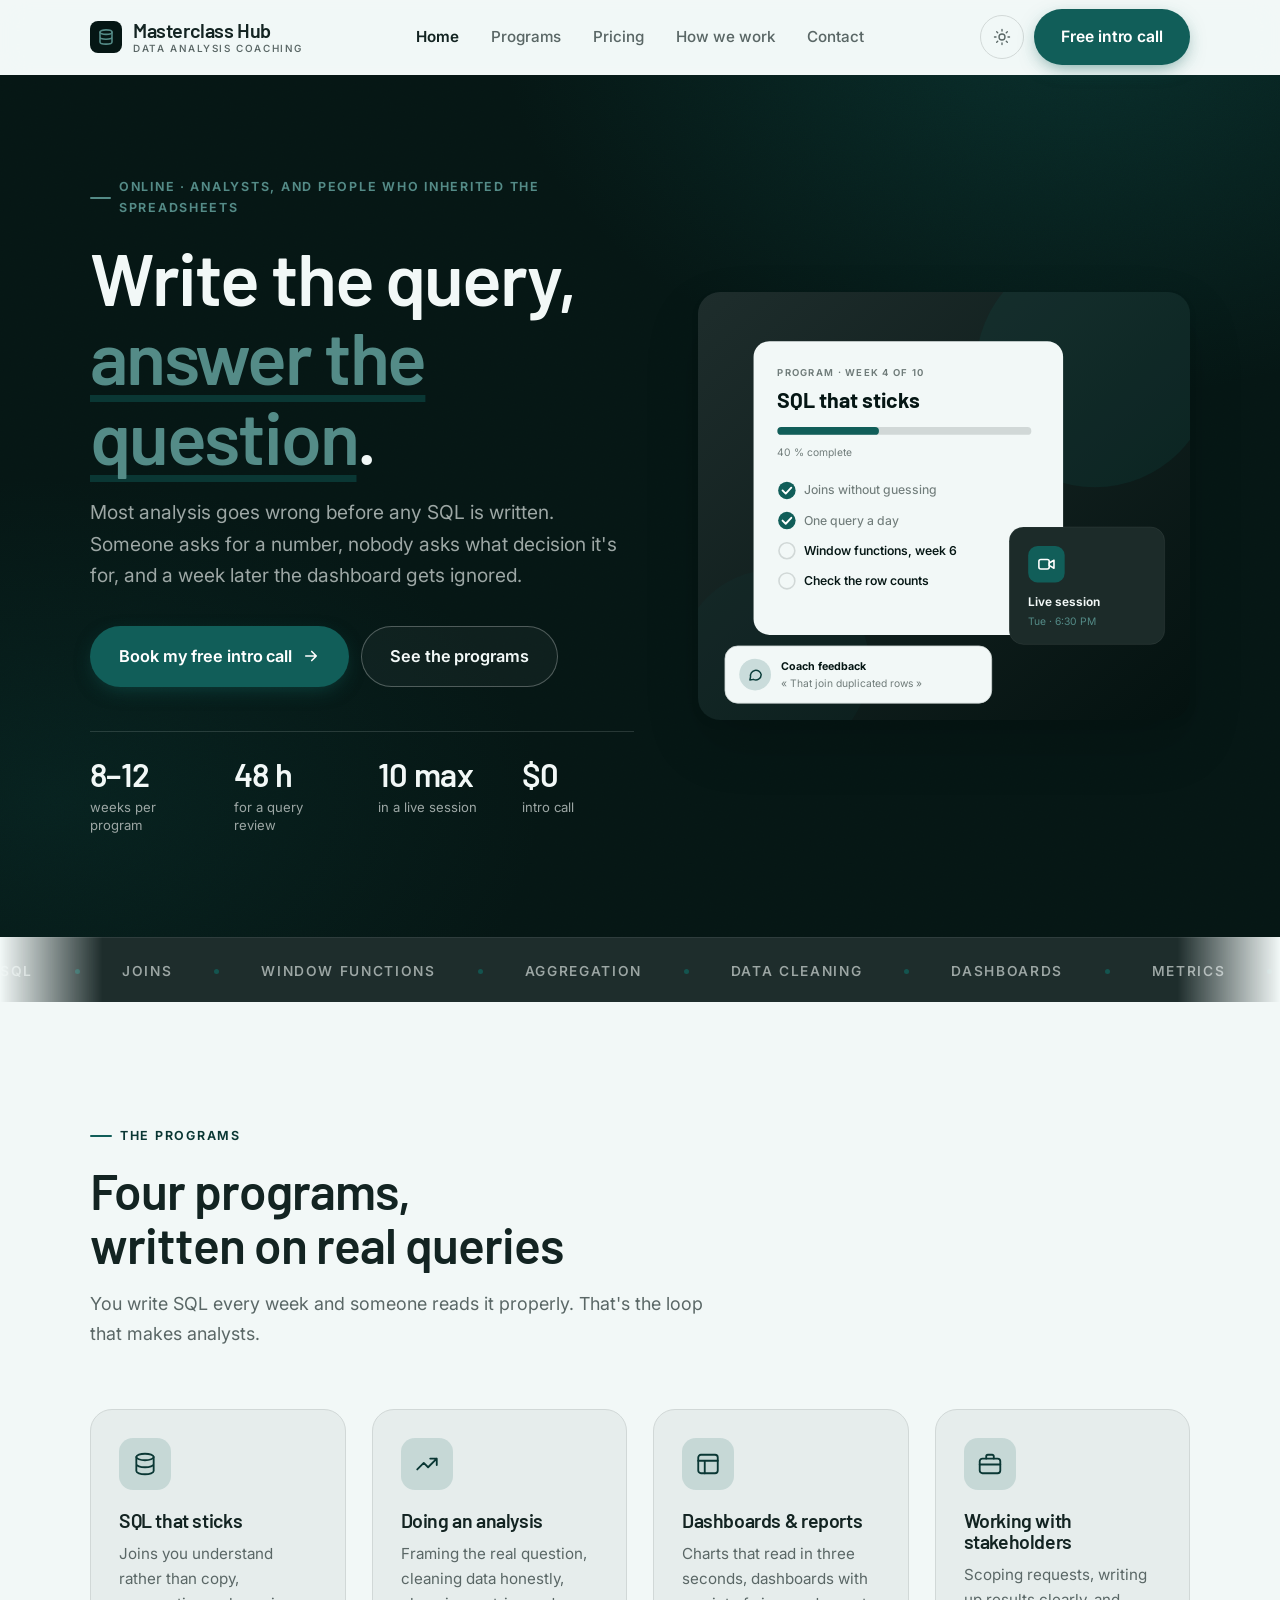
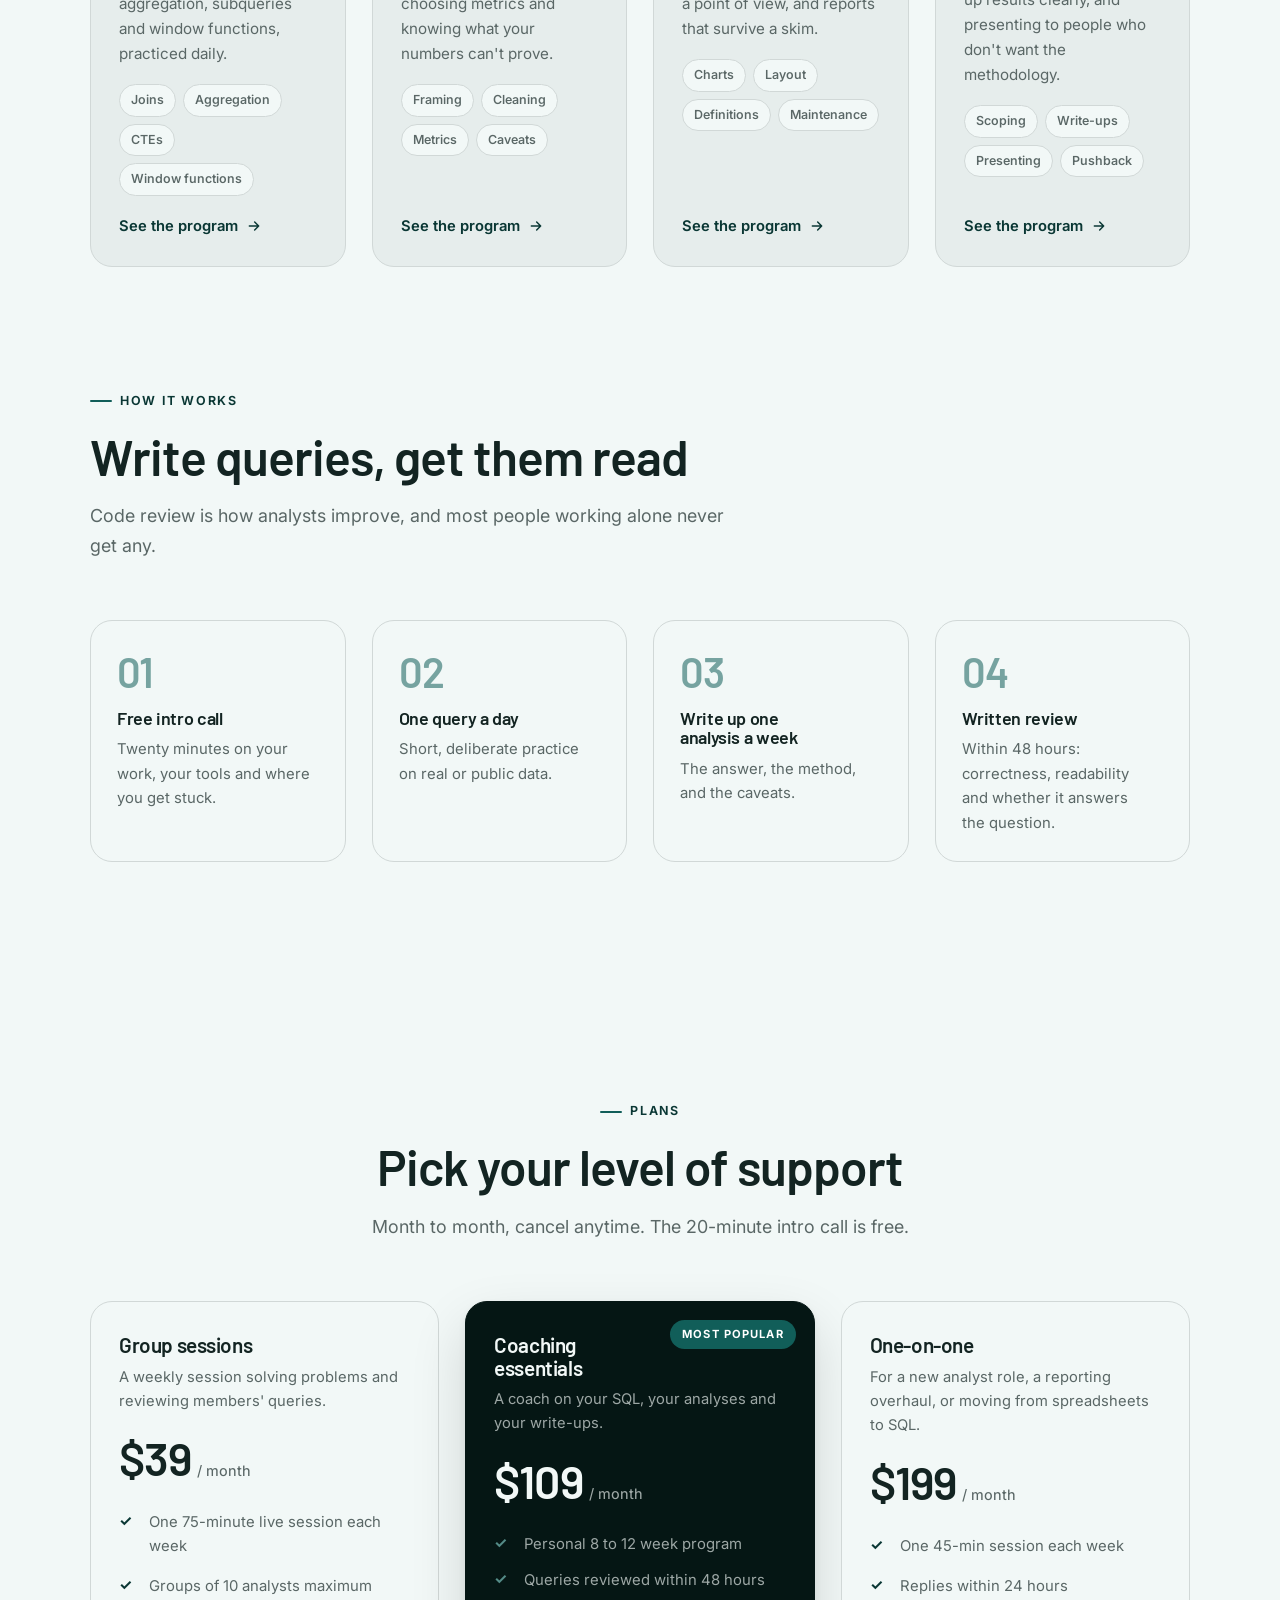
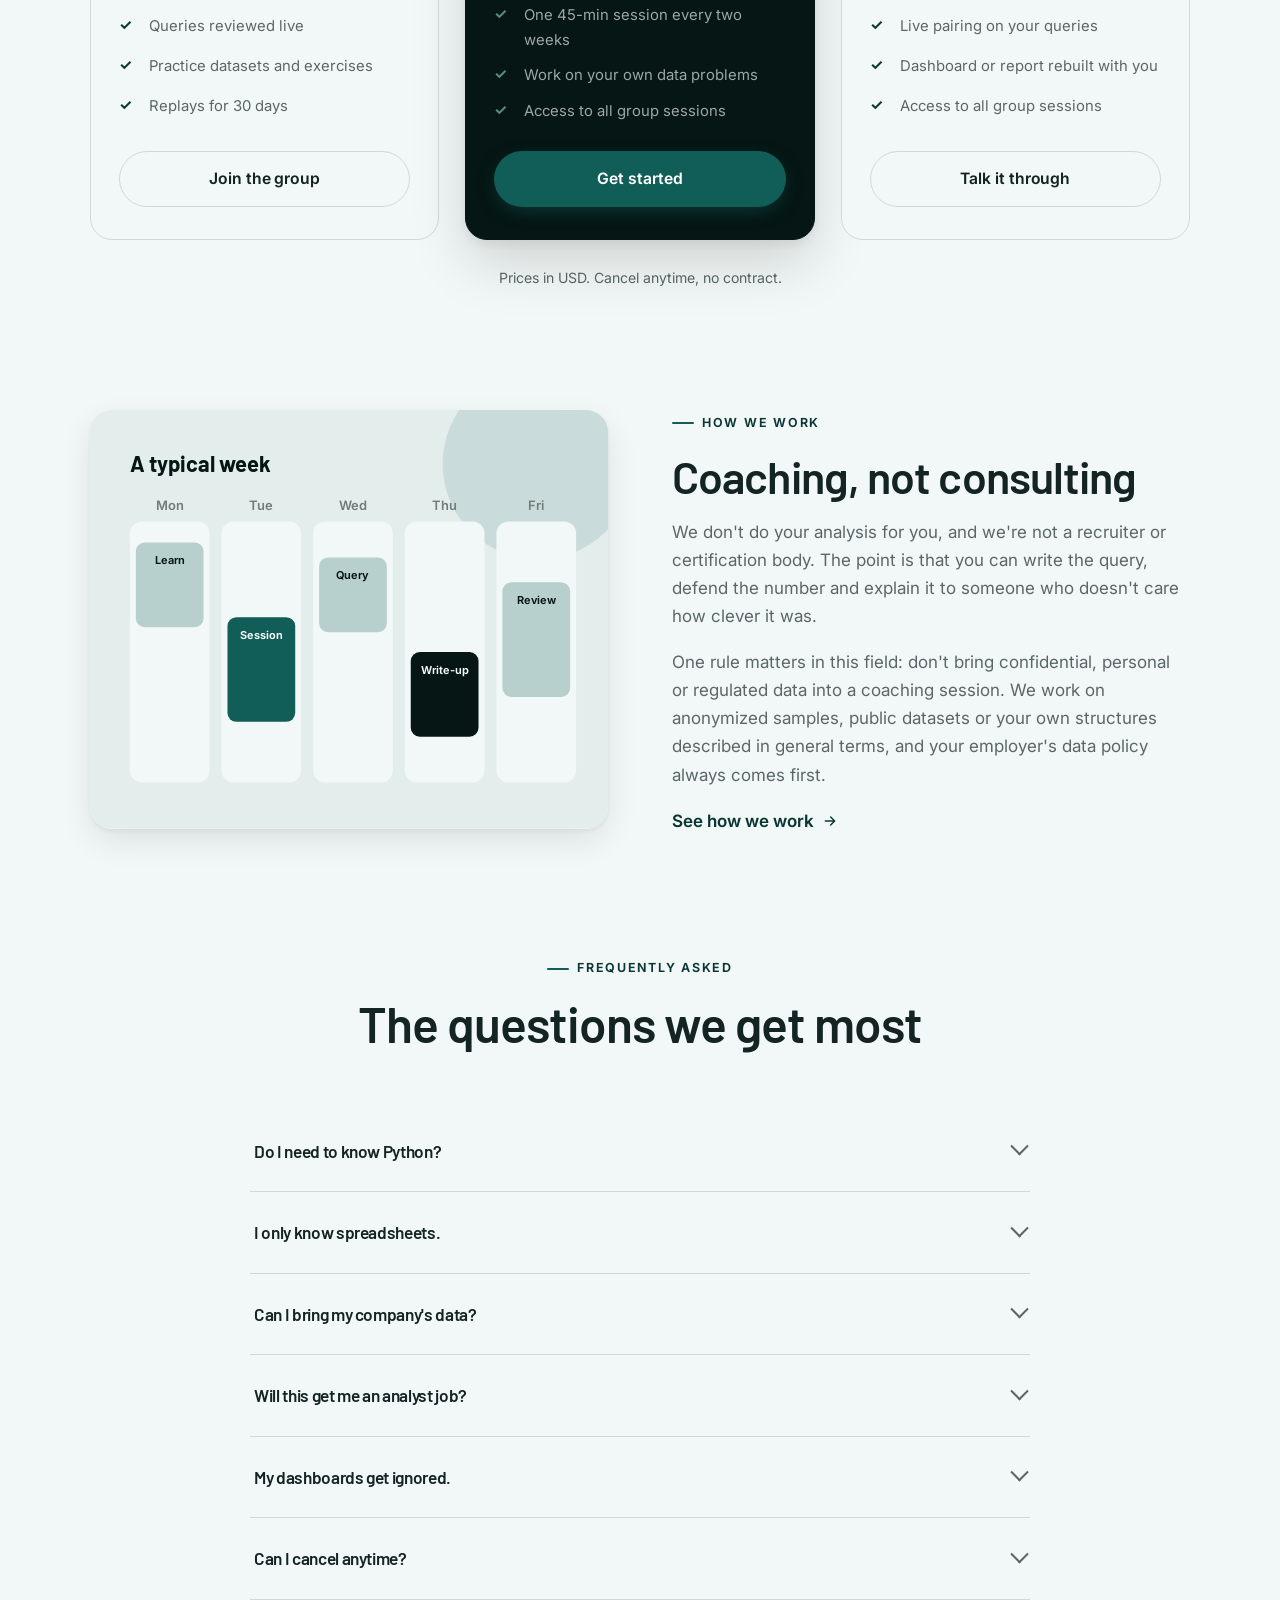
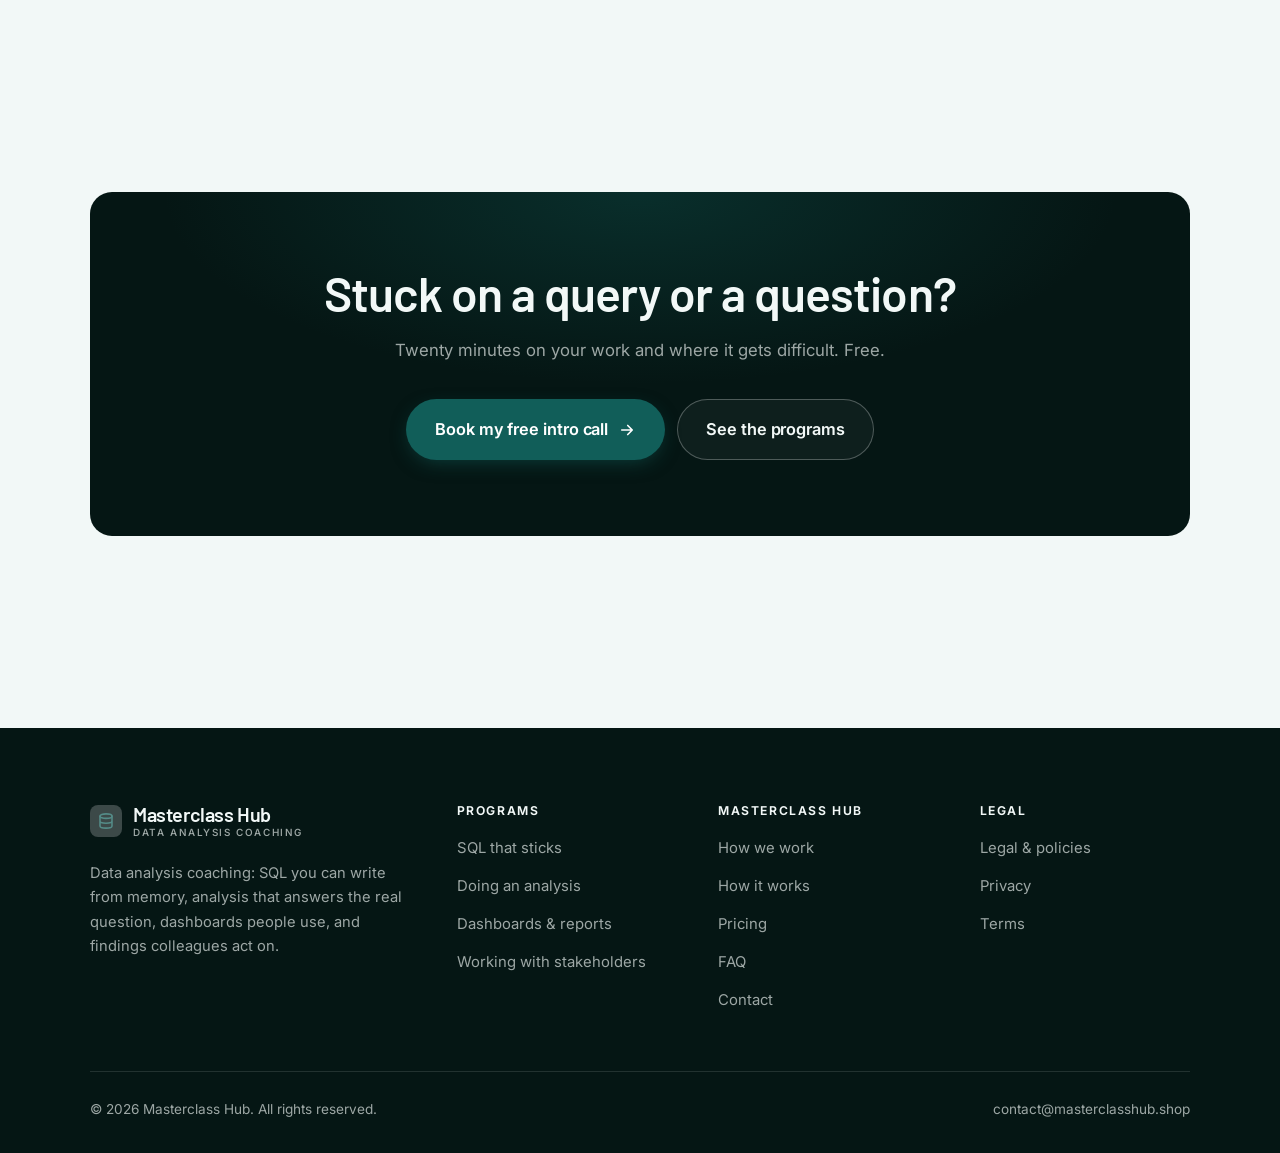
<file: index.html>
<!DOCTYPE html>
<html lang="en" class="no-js">
<head>
<meta charset="utf-8">
<meta name="viewport" content="width=device-width, initial-scale=1">
<title>Masterclass Hub — Data analysis coaching: SQL, analysis and dashboards</title>
<meta name="description" content="Online data analysis coaching: SQL from joins to window functions, framing analysis questions, dashboards that get used, and presenting findings to stakeholders.">
<link rel="canonical" href="https://masterclasshub.shop/">

<meta property="og:type" content="website">
<meta property="og:url" content="https://masterclasshub.shop/">
<meta property="og:site_name" content="Masterclass Hub">
<meta property="og:locale" content="en_US">
<meta property="og:title" content="Masterclass Hub — Data analysis coaching: SQL, analysis and dashboards">
<meta property="og:description" content="Online data analysis coaching: SQL from joins to window functions, framing analysis questions, dashboards that get used, and presenting findings to stakeholders.">
<meta name="theme-color" content="#051614">

<link rel="icon" href="assets/img/favicon.svg" type="image/svg+xml">
<link rel="preconnect" href="https://fonts.googleapis.com">
<link rel="preconnect" href="https://fonts.gstatic.com" crossorigin>
<link rel="stylesheet" href="https://fonts.googleapis.com/css2?family=Barlow:wght@400;500;600;700&family=Inter:wght@400..700&display=swap">
<link rel="stylesheet" href="assets/css/style.css">

<!-- Thème appliqué avant le premier rendu (évite le flash) -->
<script>
document.documentElement.classList.remove('no-js');
(function(){try{var t=localStorage.getItem('site-theme');if(t){document.documentElement.setAttribute('data-theme',t);}}catch(e){}})();
</script>
<script type="application/ld+json">
{
  "@context": "https://schema.org",
  "@type": "Organization",
  "name": "Masterclass Hub",
  "url": "https://masterclasshub.shop/",
  "email": "contact@masterclasshub.shop",
  "description": "Online data analysis coaching: SQL from joins to window functions, framing analysis questions, dashboards that get used, and presenting findings to stakeholders.",
  "areaServed": "US",
  "knowsLanguage": "en"
}
</script>
</head>

<body>
<a class="skip-link" href="#main">Skip to main content</a>

<header class="site-header">
  <nav class="wrap nav" aria-label="Main navigation">
    <a class="brand" href="index.html">
      <svg class="brand__mark" viewBox="0 0 64 64" aria-hidden="true">
        <rect class="bm-bg" width="64" height="64" rx="16"/>
        <g class="bm-ic" transform="translate(14 14) scale(1.5)" fill="none" stroke-width="2.1" stroke-linecap="round" stroke-linejoin="round"><ellipse cx="12" cy="5.5" rx="8" ry="3"/><path d="M4 5.5v13c0 1.7 3.6 3 8 3s8-1.3 8-3v-13M4 12c0 1.7 3.6 3 8 3s8-1.3 8-3"/></g>
      </svg>
      <span>Masterclass Hub<span class="brand__sub">Data analysis coaching</span></span>
    </a>

    <ul class="nav__links" id="nav-links">
      <li><a href="index.html" aria-current="page">Home</a></li>
      <li><a href="programs.html">Programs</a></li>
      <li><a href="index.html#pricing">Pricing</a></li>
      <li><a href="about.html">How we work</a></li>
      <li><a href="contact.html">Contact</a></li>
      <li><a class="btn btn--primary" href="contact.html">Free intro call</a></li>
    </ul>

    <div class="nav__cta">
      <button class="theme-toggle" type="button" aria-label="Switch to dark theme">
        <svg class="icon-sun" viewBox="0 0 24 24" fill="none" stroke="currentColor" stroke-width="1.8" stroke-linecap="round" aria-hidden="true"><circle cx="12" cy="12" r="4"/><path d="M12 2v2m0 16v2M2 12h2m16 0h2M4.9 4.9l1.4 1.4m11.4 11.4 1.4 1.4M19.1 4.9l-1.4 1.4M6.3 17.7l-1.4 1.4"/></svg>
        <svg class="icon-moon" viewBox="0 0 24 24" fill="none" stroke="currentColor" stroke-width="1.8" stroke-linecap="round" stroke-linejoin="round" aria-hidden="true"><path d="M21 12.8A9 9 0 1 1 11.2 3a7 7 0 0 0 9.8 9.8z"/></svg>
      </button>
      <a class="btn btn--primary" href="contact.html">Free intro call</a>
      <button class="nav__toggle" type="button" aria-expanded="false" aria-controls="nav-links" aria-label="Open menu">
        <svg class="icon-open" viewBox="0 0 24 24" fill="none" stroke="currentColor" stroke-width="2" stroke-linecap="round" aria-hidden="true"><path d="M3 6h18M3 12h18M3 18h18"/></svg>
        <svg class="icon-close" viewBox="0 0 24 24" fill="none" stroke="currentColor" stroke-width="2" stroke-linecap="round" aria-hidden="true"><path d="M6 6l12 12M18 6L6 18"/></svg>
      </button>
    </div>
  </nav>
</header>

<main id="main">

<section class="hero">
  <div class="wrap hero__inner">
    <div>
      <span class="eyebrow hero__eyebrow">Online · Analysts, and people who inherited the spreadsheets</span>
      <h1>Write the query,<br> <em>answer the question</em>.</h1>
      <p class="hero__lede">Most analysis goes wrong before any SQL is written. Someone asks for a number, nobody asks what decision it's for, and a week later the dashboard gets ignored.</p>

      <div class="hero__actions">
        <a class="btn btn--primary btn--lg" href="contact.html">Book my free intro call <svg viewBox="0 0 24 24" fill="none" stroke="currentColor" stroke-width="2.2" stroke-linecap="round" stroke-linejoin="round" aria-hidden="true"><path d="M5 12h14M13 6l6 6-6 6"/></svg></a>
        <a class="btn btn--on-dark btn--lg" href="programs.html">See the programs</a>
      </div>

      <ul class="hero__proof">
        <li><span class="stat__num">8–12</span><span class="stat__label">weeks per program</span></li>
        <li><span class="stat__num">48 h</span><span class="stat__label">for a query review</span></li>
        <li><span class="stat__num">10 max</span><span class="stat__label">in a live session</span></li>
        <li><span class="stat__num">$0</span><span class="stat__label">intro call</span></li>
      </ul>
    </div>

    <div class="hero__art">
      <svg viewBox="0 0 620 540" role="img" aria-label="A data analysis program in week 4 of 10, showing this week's work, the next live session and coach feedback.">
        <defs>
          <linearGradient id="hbg" x1="0" y1="0" x2="1" y2="1">
            <stop offset="0" stop-color="#1e2d2c"/><stop offset="1" stop-color="#041210"/>
          </linearGradient>
        </defs>
        <rect width="620" height="540" rx="22" fill="url(#hbg)"/>
        <circle cx="500" cy="96" r="150" fill="#115e59" opacity=".16"/>
        <circle cx="96" cy="470" r="120" fill="#115e59" opacity=".08"/>

        <g style="font-family: var(--font-body)">
          <!-- Carte programme -->
          <rect x="70" y="62" width="390" height="370" rx="20" fill="#f2f8f7"/>
          <text x="100" y="106" font-size="12" font-weight="650" letter-spacing="1.6" fill="#707c7a">PROGRAM · WEEK 4 OF 10</text>
          <text x="100" y="146" font-size="27" font-weight="700" fill="#051614" style="font-family: var(--font-display)">SQL that sticks</text>
          <rect x="100" y="170" width="320" height="10" rx="5" fill="#d1d8d7"/>
          <rect x="100" y="170" width="128" height="10" rx="5" fill="#115e59"/>
          <text x="100" y="206" font-size="13" fill="#707c7a">40 % complete</text>
          <circle cx="112" cy="250" r="11" fill="#115e59"/><path d="M106.5 250l4 4 7-7.5" fill="none" stroke="#ffffff" stroke-width="2.4" stroke-linecap="round" stroke-linejoin="round"/><text x="134" y="255" font-size="15.5" fill="#707c7a" font-weight="450">Joins without guessing</text>
          <circle cx="112" cy="288" r="11" fill="#115e59"/><path d="M106.5 288l4 4 7-7.5" fill="none" stroke="#ffffff" stroke-width="2.4" stroke-linecap="round" stroke-linejoin="round"/><text x="134" y="293" font-size="15.5" fill="#707c7a" font-weight="450">One query a day</text>
          <circle cx="112" cy="326" r="10" fill="none" stroke="#d1d8d7" stroke-width="2"/><text x="134" y="331" font-size="15.5" fill="#051614" font-weight="560">Window functions, week 6</text>
          <circle cx="112" cy="364" r="10" fill="none" stroke="#d1d8d7" stroke-width="2"/><text x="134" y="369" font-size="15.5" fill="#051614" font-weight="560">Check the row counts</text>

          <!-- Carte séance -->
          <rect x="392" y="296" width="196" height="148" rx="18" fill="#1c2b29" stroke="#ffffff" stroke-opacity=".08"/>
          <rect x="416" y="320" width="46" height="46" rx="12" fill="#115e59"/>
          <g transform="translate(427 331)" fill="none" stroke="#ffffff" color="#ffffff" stroke-width="2" stroke-linecap="round" stroke-linejoin="round"><rect x="2.5" y="6" width="13" height="12" rx="2.5"/><path d="M15.5 10.5 21.5 7v10l-6-3.5z"/></g>
          <text x="416" y="396" font-size="15" font-weight="650" fill="#f2f8f7">Live session</text>
          <text x="416" y="420" font-size="13" fill="#548b87">Tue · 6:30 PM</text>

          <!-- Retour du coach -->
          <rect x="34" y="446" width="336" height="72" rx="16" fill="#f2f8f7" stroke="#d1d8d7"/>
          <circle cx="72" cy="482" r="20" fill="#cadcdb"/>
          <g transform="translate(62 472) scale(.84)" fill="none" stroke="#0b3d3a" stroke-width="2.2" stroke-linecap="round" stroke-linejoin="round"><path d="M21 12a8 8 0 0 1-11.6 7.1L4 20l1-4.6A8 8 0 1 1 21 12z"/></g>
          <text x="104" y="476" font-size="13.5" font-weight="700" fill="#051614">Coach feedback</text>
          <text x="104" y="498" font-size="13" fill="#707c7a">« That join duplicated rows »</text>
        </g>
      </svg>
    </div>
  </div>
</section>

<div class="marquee" aria-hidden="true">
  <div class="marquee__track"><span>SQL</span><span>Joins</span><span>Window functions</span><span>Aggregation</span><span>Data cleaning</span><span>Dashboards</span><span>Metrics</span><span>Cohorts</span><span>Stakeholders</span><span>Write-ups</span><span>SQL</span><span>Joins</span><span>Window functions</span><span>Aggregation</span><span>Data cleaning</span><span>Dashboards</span><span>Metrics</span><span>Cohorts</span><span>Stakeholders</span><span>Write-ups</span></div>
</div>

<section class="section wrap" id="programs">
  <div class="section-head reveal">
    <span class="eyebrow">The programs</span>
    <h2>Four programs, written on real queries</h2>
    <p>You write SQL every week and someone reads it properly. That's the loop that makes analysts.</p>
  </div>
  <div class="grid grid--4 reveal-group">
    <a class="card" href="programs.html#sql">
      <div class="card__icon"><svg viewBox="0 0 24 24" fill="none" stroke="currentColor" stroke-width="1.7" stroke-linecap="round" stroke-linejoin="round" aria-hidden="true"><ellipse cx="12" cy="5.5" rx="8" ry="3"/><path d="M4 5.5v13c0 1.7 3.6 3 8 3s8-1.3 8-3v-13M4 12c0 1.7 3.6 3 8 3s8-1.3 8-3"/></svg></div>
      <h3>SQL that sticks</h3>
      <p>Joins you understand rather than copy, aggregation, subqueries and window functions, practiced daily.</p>
      <ul class="tags"><li>Joins</li><li>Aggregation</li><li>CTEs</li><li>Window functions</li></ul>
      <span class="arrow-link">See the program <svg viewBox="0 0 24 24" fill="none" stroke="currentColor" stroke-width="2.2" stroke-linecap="round" stroke-linejoin="round" aria-hidden="true"><path d="M5 12h14M13 6l6 6-6 6"/></svg></span>
    </a>
    <a class="card" href="programs.html#analysis">
      <div class="card__icon"><svg viewBox="0 0 24 24" fill="none" stroke="currentColor" stroke-width="1.7" stroke-linecap="round" stroke-linejoin="round" aria-hidden="true"><path d="M3 17l6-6 4 4 8-8M15 7h6v6"/></svg></div>
      <h3>Doing an analysis</h3>
      <p>Framing the real question, cleaning data honestly, choosing metrics and knowing what your numbers can't prove.</p>
      <ul class="tags"><li>Framing</li><li>Cleaning</li><li>Metrics</li><li>Caveats</li></ul>
      <span class="arrow-link">See the program <svg viewBox="0 0 24 24" fill="none" stroke="currentColor" stroke-width="2.2" stroke-linecap="round" stroke-linejoin="round" aria-hidden="true"><path d="M5 12h14M13 6l6 6-6 6"/></svg></span>
    </a>
    <a class="card" href="programs.html#dashboards">
      <div class="card__icon"><svg viewBox="0 0 24 24" fill="none" stroke="currentColor" stroke-width="1.7" stroke-linecap="round" stroke-linejoin="round" aria-hidden="true"><rect x="3" y="3.5" width="18" height="17" rx="2.5"/><path d="M3 9h18M9 9v11.5"/></svg></div>
      <h3>Dashboards &amp; reports</h3>
      <p>Charts that read in three seconds, dashboards with a point of view, and reports that survive a skim.</p>
      <ul class="tags"><li>Charts</li><li>Layout</li><li>Definitions</li><li>Maintenance</li></ul>
      <span class="arrow-link">See the program <svg viewBox="0 0 24 24" fill="none" stroke="currentColor" stroke-width="2.2" stroke-linecap="round" stroke-linejoin="round" aria-hidden="true"><path d="M5 12h14M13 6l6 6-6 6"/></svg></span>
    </a>
    <a class="card" href="programs.html#stakeholders">
      <div class="card__icon"><svg viewBox="0 0 24 24" fill="none" stroke="currentColor" stroke-width="1.7" stroke-linecap="round" stroke-linejoin="round" aria-hidden="true"><rect x="2.5" y="7" width="19" height="13.5" rx="2.5"/><path d="M8.5 7V5a1.5 1.5 0 0 1 1.5-1.5h4A1.5 1.5 0 0 1 15.5 5v2M2.5 12.5h19"/></svg></div>
      <h3>Working with stakeholders</h3>
      <p>Scoping requests, writing up results clearly, and presenting to people who don't want the methodology.</p>
      <ul class="tags"><li>Scoping</li><li>Write-ups</li><li>Presenting</li><li>Pushback</li></ul>
      <span class="arrow-link">See the program <svg viewBox="0 0 24 24" fill="none" stroke="currentColor" stroke-width="2.2" stroke-linecap="round" stroke-linejoin="round" aria-hidden="true"><path d="M5 12h14M13 6l6 6-6 6"/></svg></span>
    </a>
  </div>
</section>

<section class="section section--flush wrap" id="how-it-works">
  <div class="section-head reveal">
    <span class="eyebrow">How it works</span>
    <h2>Write queries, get them read</h2>
    <p>Code review is how analysts improve, and most people working alone never get any.</p>
  </div>
  <div class="grid grid--4 steps reveal-group">
    <article class="step">
      <h3>Free intro call</h3>
      <p>Twenty minutes on your work, your tools and where you get stuck.</p>
    </article>
    <article class="step">
      <h3>One query a day</h3>
      <p>Short, deliberate practice on real or public data.</p>
    </article>
    <article class="step">
      <h3>Write up one analysis a week</h3>
      <p>The answer, the method, and the caveats.</p>
    </article>
    <article class="step">
      <h3>Written review</h3>
      <p>Within 48 hours: correctness, readability and whether it answers the question.</p>
    </article>
  </div>
</section>

<section class="section wrap" id="pricing">
  <div class="section-head section-head--center reveal">
    <span class="eyebrow">Plans</span>
    <h2>Pick your level of support</h2>
    <p>Month to month, cancel anytime. The 20-minute intro call is free.</p>
  </div>
  <div class="grid grid--3 plans reveal-group">
    <article class="plan">
      
      <h3>Group sessions</h3>
      <p class="plan__desc">A weekly session solving problems and reviewing members' queries.</p>
      <p class="plan__price">$39<span class="plan__period">/ month</span></p>
      <ul class="plan__features">
        <li>One 75-minute live session each week</li>
        <li>Groups of 10 analysts maximum</li>
        <li>Queries reviewed live</li>
        <li>Practice datasets and exercises</li>
        <li>Replays for 30 days</li>
      </ul>
      <a class="btn btn--ghost btn--block" href="contact.html">Join the group</a>
    </article>
    <article class="plan plan--featured">
      <span class="plan__tag">Most popular</span>
      <h3>Coaching essentials</h3>
      <p class="plan__desc">A coach on your SQL, your analyses and your write-ups.</p>
      <p class="plan__price">$109<span class="plan__period">/ month</span></p>
      <ul class="plan__features">
        <li>Personal 8 to 12 week program</li>
        <li>Queries reviewed within 48 hours</li>
        <li>One 45-min session every two weeks</li>
        <li>Work on your own data problems</li>
        <li>Access to all group sessions</li>
      </ul>
      <a class="btn btn--primary btn--block" href="contact.html">Get started</a>
    </article>
    <article class="plan">
      
      <h3>One-on-one</h3>
      <p class="plan__desc">For a new analyst role, a reporting overhaul, or moving from spreadsheets to SQL.</p>
      <p class="plan__price">$199<span class="plan__period">/ month</span></p>
      <ul class="plan__features">
        <li>One 45-min session each week</li>
        <li>Replies within 24 hours</li>
        <li>Live pairing on your queries</li>
        <li>Dashboard or report rebuilt with you</li>
        <li>Access to all group sessions</li>
      </ul>
      <a class="btn btn--ghost btn--block" href="contact.html">Talk it through</a>
    </article>
  </div>
  <p class="plans-note">Prices in USD. Cancel anytime, no contract.</p>
</section>

<section class="section section--flush wrap">
  <div class="split reveal">
    <div class="split__art">
      <svg viewBox="0 0 520 420" role="img" aria-label="Example of a typical week: Learn, Session, Query, Write-up, Review.">
        <rect width="520" height="420" rx="20" fill="#e2edec"/>
        <circle cx="450" cy="54" r="96" fill="#115e59" opacity=".12"/>
        <g style="font-family: var(--font-body)">
        <text x="40" y="62" font-size="22" font-weight="700" fill="#051614" style="font-family: var(--font-display)">A typical week</text>
        <text x="80" y="100" text-anchor="middle" font-size="13" font-weight="600" fill="#707c7a">Mon</text>
        <rect x="40" y="112" width="80" height="262" rx="12" fill="#f2f8f7"/>
        <rect x="46" y="133" width="68" height="85" rx="9" fill="#b7d0ce"/>
        <text x="80" y="155" text-anchor="middle" font-size="11" font-weight="650" fill="#051614">Learn</text>
        <text x="172" y="100" text-anchor="middle" font-size="13" font-weight="600" fill="#707c7a">Tue</text>
        <rect x="132" y="112" width="80" height="262" rx="12" fill="#f2f8f7"/>
        <rect x="138" y="208" width="68" height="105" rx="9" fill="#115e59"/>
        <text x="172" y="230" text-anchor="middle" font-size="11" font-weight="650" fill="#ffffff">Session</text>
        <text x="264" y="100" text-anchor="middle" font-size="13" font-weight="600" fill="#707c7a">Wed</text>
        <rect x="224" y="112" width="80" height="262" rx="12" fill="#f2f8f7"/>
        <rect x="230" y="148" width="68" height="75" rx="9" fill="#b7d0ce"/>
        <text x="264" y="170" text-anchor="middle" font-size="11" font-weight="650" fill="#051614">Query</text>
        <text x="356" y="100" text-anchor="middle" font-size="13" font-weight="600" fill="#707c7a">Thu</text>
        <rect x="316" y="112" width="80" height="262" rx="12" fill="#f2f8f7"/>
        <rect x="322" y="243" width="68" height="85" rx="9" fill="#051614"/>
        <text x="356" y="265" text-anchor="middle" font-size="11" font-weight="650" fill="#f2f8f7">Write-up</text>
        <text x="448" y="100" text-anchor="middle" font-size="13" font-weight="600" fill="#707c7a">Fri</text>
        <rect x="408" y="112" width="80" height="262" rx="12" fill="#f2f8f7"/>
        <rect x="414" y="173" width="68" height="115" rx="9" fill="#b7d0ce"/>
        <text x="448" y="195" text-anchor="middle" font-size="11" font-weight="650" fill="#051614">Review</text>
        </g>
      </svg>
    </div>
    <div>
      <span class="eyebrow">How we work</span>
      <h2>Coaching, not consulting</h2>
      <p>We don't do your analysis for you, and we're not a recruiter or certification body. The point is that you can write the query, defend the number and explain it to someone who doesn't care how clever it was.</p>
      <p>One rule matters in this field: don't bring confidential, personal or regulated data into a coaching session. We work on anonymized samples, public datasets or your own structures described in general terms, and your employer's data policy always comes first.</p>
      <p><a class="arrow-link" href="about.html">See how we work <svg viewBox="0 0 24 24" fill="none" stroke="currentColor" stroke-width="2.2" stroke-linecap="round" stroke-linejoin="round" aria-hidden="true"><path d="M5 12h14M13 6l6 6-6 6"/></svg></a></p>
    </div>
  </div>
</section>

<section class="section section--flush wrap" id="faq">
  <div class="section-head section-head--center reveal">
    <span class="eyebrow">Frequently asked</span>
    <h2>The questions we get most</h2>
  </div>
  <div class="faq reveal">
    <details>
      <summary>Do I need to know Python?</summary>
      <p>Not for most analysis work. SQL plus a BI tool covers a great deal, and we'll tell you honestly when a script would save you time.</p>
    </details>
    <details>
      <summary>I only know spreadsheets.</summary>
      <p>That's a fine starting point, and the concepts transfer. We start with SQL fundamentals and move at your pace.</p>
    </details>
    <details>
      <summary>Can I bring my company's data?</summary>
      <p>No. Bring the shape of the problem, anonymized samples, or a public dataset. Confidential data stays where it belongs.</p>
    </details>
    <details>
      <summary>Will this get me an analyst job?</summary>
      <p>It builds the skills those roles test. We're not recruiters, we issue no certificate, and we don't promise outcomes.</p>
    </details>
    <details>
      <summary>My dashboards get ignored.</summary>
      <p>Very common, and usually a framing problem rather than a design one. That's the stakeholders program.</p>
    </details>
    <details>
      <summary>Can I cancel anytime?</summary>
      <p>Yes. No contract, no minimum term. Access stays open until the end of the month you already paid for.</p>
    </details>
  </div>
</section>

<section class="wrap section--tight">
  <div class="cta-band reveal">
    <h2>Stuck on a query or a question?</h2>
    <p>Twenty minutes on your work and where it gets difficult. Free.</p>
    <div class="hero__actions">
      <a class="btn btn--primary btn--lg" href="contact.html">Book my free intro call <svg viewBox="0 0 24 24" fill="none" stroke="currentColor" stroke-width="2.2" stroke-linecap="round" stroke-linejoin="round" aria-hidden="true"><path d="M5 12h14M13 6l6 6-6 6"/></svg></a>
      <a class="btn btn--on-dark btn--lg" href="programs.html">See the programs</a>
    </div>
  </div>
</section>

</main>

<footer class="site-footer">
  <div class="wrap">
    <div class="footer__grid">
      <div class="footer__brand">
        <a class="brand" href="index.html">
          <svg class="brand__mark" viewBox="0 0 64 64" aria-hidden="true">
        <rect class="bm-bg" width="64" height="64" rx="16"/>
        <g class="bm-ic" transform="translate(14 14) scale(1.5)" fill="none" stroke-width="2.1" stroke-linecap="round" stroke-linejoin="round"><ellipse cx="12" cy="5.5" rx="8" ry="3"/><path d="M4 5.5v13c0 1.7 3.6 3 8 3s8-1.3 8-3v-13M4 12c0 1.7 3.6 3 8 3s8-1.3 8-3"/></g>
      </svg>
          <span>Masterclass Hub<span class="brand__sub">Data analysis coaching</span></span>
        </a>
        <p>Data analysis coaching: SQL you can write from memory, analysis that answers the real question, dashboards people use, and findings colleagues act on.</p>
      </div>

      <div class="footer__col">
        <h4>Programs</h4>
        <ul>
          <li><a href="programs.html#sql">SQL that sticks</a></li>
          <li><a href="programs.html#analysis">Doing an analysis</a></li>
          <li><a href="programs.html#dashboards">Dashboards &amp; reports</a></li>
          <li><a href="programs.html#stakeholders">Working with stakeholders</a></li>
        </ul>
      </div>

      <div class="footer__col">
        <h4>Masterclass Hub</h4>
        <ul>
          <li><a href="about.html">How we work</a></li>
          <li><a href="index.html#how-it-works">How it works</a></li>
          <li><a href="index.html#pricing">Pricing</a></li>
          <li><a href="index.html#faq">FAQ</a></li>
          <li><a href="contact.html">Contact</a></li>
        </ul>
      </div>

      <div class="footer__col">
        <h4>Legal</h4>
        <ul>
          <li><a href="legal.html">Legal &amp; policies</a></li>
          <li><a href="legal.html#privacy">Privacy</a></li>
          <li><a href="legal.html#terms">Terms</a></li>
        </ul>
      </div>
    </div>

    <div class="footer__bottom">
      <p>© <span data-year>2026</span> Masterclass Hub. All rights reserved.</p>
      <p><a href="mailto:contact@masterclasshub.shop">contact@masterclasshub.shop</a></p>
    </div>
  </div>
</footer>

<script src="assets/js/main.js" defer></script>
</body>
</html>
</file>
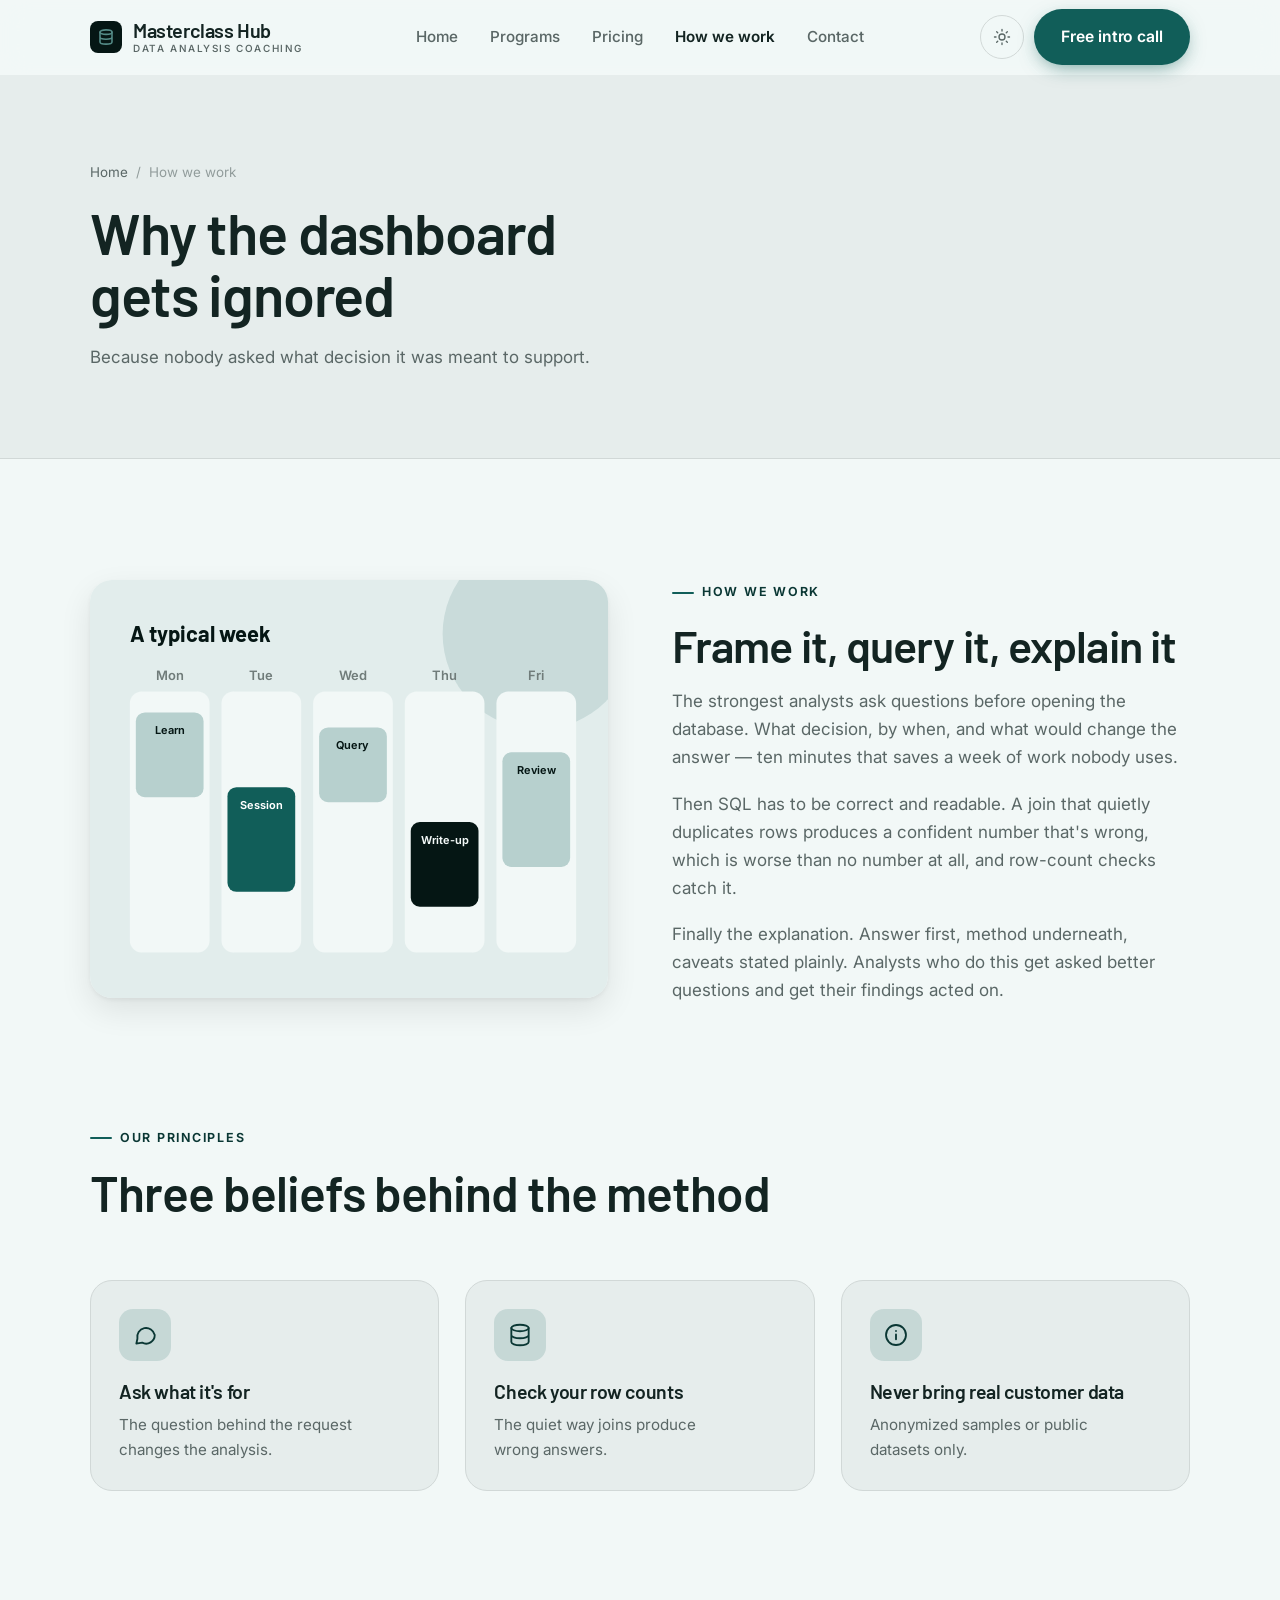
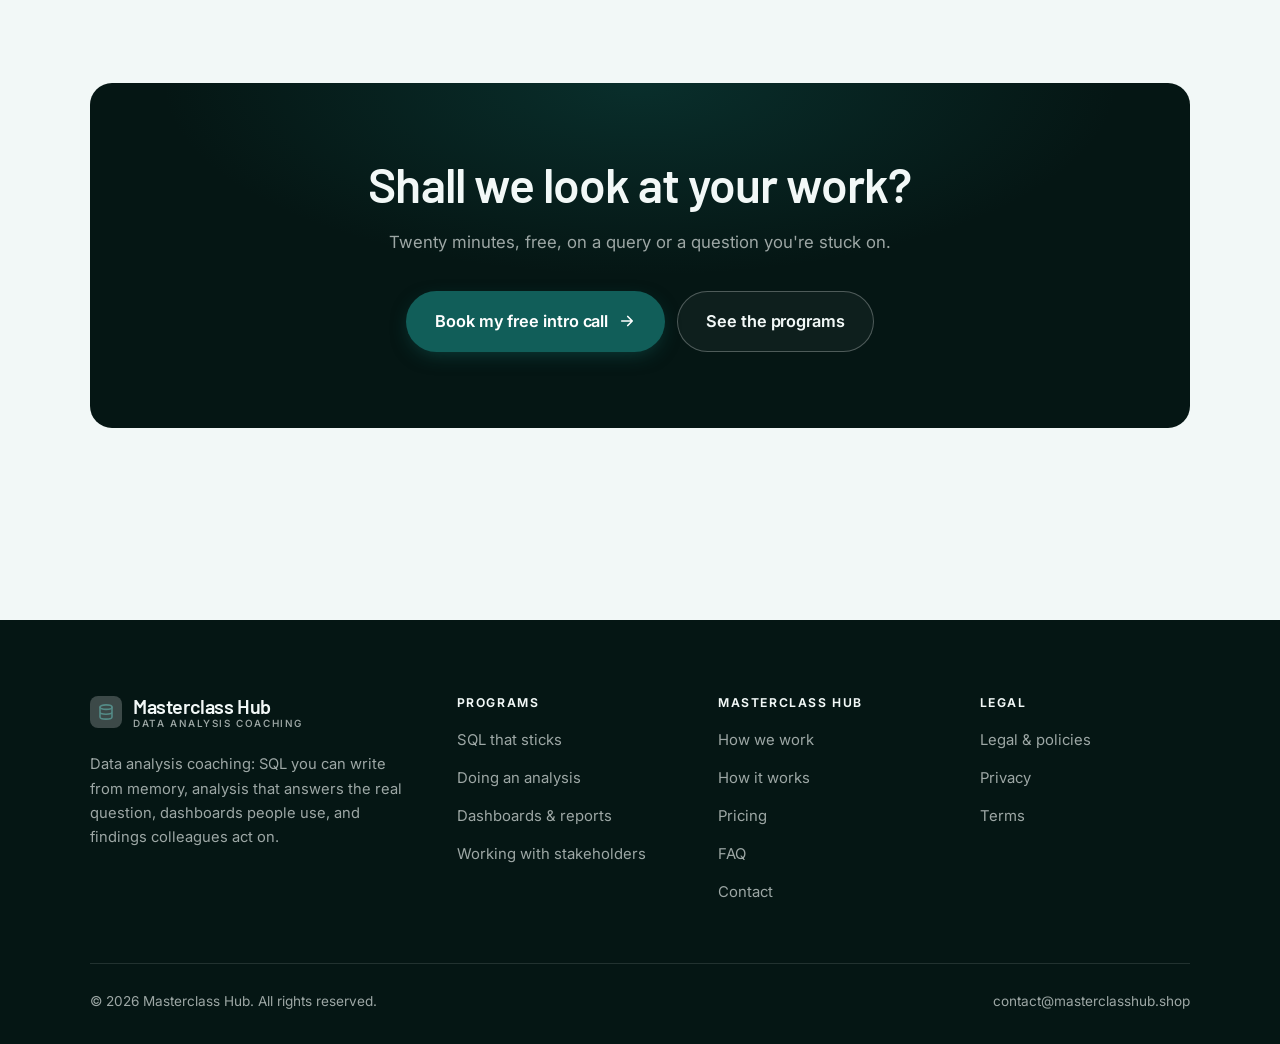
<file: about.html>
<!DOCTYPE html>
<html lang="en" class="no-js">
<head>
<meta charset="utf-8">
<meta name="viewport" content="width=device-width, initial-scale=1">
<title>How we work — Masterclass Hub</title>
<meta name="description" content="Why analysis fails at the framing stage, and how Masterclass Hub coaches without touching your data.">
<link rel="canonical" href="https://masterclasshub.shop/about.html">

<meta property="og:type" content="website">
<meta property="og:url" content="https://masterclasshub.shop/about.html">
<meta property="og:site_name" content="Masterclass Hub">
<meta property="og:locale" content="en_US">
<meta property="og:title" content="How we work — Masterclass Hub">
<meta property="og:description" content="Why analysis fails at the framing stage, and how Masterclass Hub coaches without touching your data.">
<meta name="theme-color" content="#051614">

<link rel="icon" href="assets/img/favicon.svg" type="image/svg+xml">
<link rel="preconnect" href="https://fonts.googleapis.com">
<link rel="preconnect" href="https://fonts.gstatic.com" crossorigin>
<link rel="stylesheet" href="https://fonts.googleapis.com/css2?family=Barlow:wght@400;500;600;700&family=Inter:wght@400..700&display=swap">
<link rel="stylesheet" href="assets/css/style.css">

<!-- Thème appliqué avant le premier rendu (évite le flash) -->
<script>
document.documentElement.classList.remove('no-js');
(function(){try{var t=localStorage.getItem('site-theme');if(t){document.documentElement.setAttribute('data-theme',t);}}catch(e){}})();
</script>
</head>

<body>
<a class="skip-link" href="#main">Skip to main content</a>

<header class="site-header">
  <nav class="wrap nav" aria-label="Main navigation">
    <a class="brand" href="index.html">
      <svg class="brand__mark" viewBox="0 0 64 64" aria-hidden="true">
        <rect class="bm-bg" width="64" height="64" rx="16"/>
        <g class="bm-ic" transform="translate(14 14) scale(1.5)" fill="none" stroke-width="2.1" stroke-linecap="round" stroke-linejoin="round"><ellipse cx="12" cy="5.5" rx="8" ry="3"/><path d="M4 5.5v13c0 1.7 3.6 3 8 3s8-1.3 8-3v-13M4 12c0 1.7 3.6 3 8 3s8-1.3 8-3"/></g>
      </svg>
      <span>Masterclass Hub<span class="brand__sub">Data analysis coaching</span></span>
    </a>

    <ul class="nav__links" id="nav-links">
      <li><a href="index.html">Home</a></li>
      <li><a href="programs.html">Programs</a></li>
      <li><a href="index.html#pricing">Pricing</a></li>
      <li><a href="about.html" aria-current="page">How we work</a></li>
      <li><a href="contact.html">Contact</a></li>
      <li><a class="btn btn--primary" href="contact.html">Free intro call</a></li>
    </ul>

    <div class="nav__cta">
      <button class="theme-toggle" type="button" aria-label="Switch to dark theme">
        <svg class="icon-sun" viewBox="0 0 24 24" fill="none" stroke="currentColor" stroke-width="1.8" stroke-linecap="round" aria-hidden="true"><circle cx="12" cy="12" r="4"/><path d="M12 2v2m0 16v2M2 12h2m16 0h2M4.9 4.9l1.4 1.4m11.4 11.4 1.4 1.4M19.1 4.9l-1.4 1.4M6.3 17.7l-1.4 1.4"/></svg>
        <svg class="icon-moon" viewBox="0 0 24 24" fill="none" stroke="currentColor" stroke-width="1.8" stroke-linecap="round" stroke-linejoin="round" aria-hidden="true"><path d="M21 12.8A9 9 0 1 1 11.2 3a7 7 0 0 0 9.8 9.8z"/></svg>
      </button>
      <a class="btn btn--primary" href="contact.html">Free intro call</a>
      <button class="nav__toggle" type="button" aria-expanded="false" aria-controls="nav-links" aria-label="Open menu">
        <svg class="icon-open" viewBox="0 0 24 24" fill="none" stroke="currentColor" stroke-width="2" stroke-linecap="round" aria-hidden="true"><path d="M3 6h18M3 12h18M3 18h18"/></svg>
        <svg class="icon-close" viewBox="0 0 24 24" fill="none" stroke="currentColor" stroke-width="2" stroke-linecap="round" aria-hidden="true"><path d="M6 6l12 12M18 6L6 18"/></svg>
      </button>
    </div>
  </nav>
</header>

<main id="main">

<section class="page-head">
  <div class="wrap">
    <nav class="breadcrumb" aria-label="Breadcrumb">
      <a href="index.html">Home</a><span>/</span><span aria-current="page">How we work</span>
    </nav>
    <h1>Why the dashboard gets ignored</h1>
    <p>Because nobody asked what decision it was meant to support.</p>
  </div>
</section>

<section class="section wrap">
  <div class="split reveal">
    <div class="split__art">
      <svg viewBox="0 0 520 420" role="img" aria-label="Example of a typical week: Learn, Session, Query, Write-up, Review.">
        <rect width="520" height="420" rx="20" fill="#e2edec"/>
        <circle cx="450" cy="54" r="96" fill="#115e59" opacity=".12"/>
        <g style="font-family: var(--font-body)">
        <text x="40" y="62" font-size="22" font-weight="700" fill="#051614" style="font-family: var(--font-display)">A typical week</text>
        <text x="80" y="100" text-anchor="middle" font-size="13" font-weight="600" fill="#707c7a">Mon</text>
        <rect x="40" y="112" width="80" height="262" rx="12" fill="#f2f8f7"/>
        <rect x="46" y="133" width="68" height="85" rx="9" fill="#b7d0ce"/>
        <text x="80" y="155" text-anchor="middle" font-size="11" font-weight="650" fill="#051614">Learn</text>
        <text x="172" y="100" text-anchor="middle" font-size="13" font-weight="600" fill="#707c7a">Tue</text>
        <rect x="132" y="112" width="80" height="262" rx="12" fill="#f2f8f7"/>
        <rect x="138" y="208" width="68" height="105" rx="9" fill="#115e59"/>
        <text x="172" y="230" text-anchor="middle" font-size="11" font-weight="650" fill="#ffffff">Session</text>
        <text x="264" y="100" text-anchor="middle" font-size="13" font-weight="600" fill="#707c7a">Wed</text>
        <rect x="224" y="112" width="80" height="262" rx="12" fill="#f2f8f7"/>
        <rect x="230" y="148" width="68" height="75" rx="9" fill="#b7d0ce"/>
        <text x="264" y="170" text-anchor="middle" font-size="11" font-weight="650" fill="#051614">Query</text>
        <text x="356" y="100" text-anchor="middle" font-size="13" font-weight="600" fill="#707c7a">Thu</text>
        <rect x="316" y="112" width="80" height="262" rx="12" fill="#f2f8f7"/>
        <rect x="322" y="243" width="68" height="85" rx="9" fill="#051614"/>
        <text x="356" y="265" text-anchor="middle" font-size="11" font-weight="650" fill="#f2f8f7">Write-up</text>
        <text x="448" y="100" text-anchor="middle" font-size="13" font-weight="600" fill="#707c7a">Fri</text>
        <rect x="408" y="112" width="80" height="262" rx="12" fill="#f2f8f7"/>
        <rect x="414" y="173" width="68" height="115" rx="9" fill="#b7d0ce"/>
        <text x="448" y="195" text-anchor="middle" font-size="11" font-weight="650" fill="#051614">Review</text>
        </g>
      </svg>
    </div>
    <div>
      <span class="eyebrow">How we work</span>
      <h2>Frame it, query it, explain it</h2>
      <p>The strongest analysts ask questions before opening the database. What decision, by when, and what would change the answer — ten minutes that saves a week of work nobody uses.</p>
      <p>Then SQL has to be correct and readable. A join that quietly duplicates rows produces a confident number that's wrong, which is worse than no number at all, and row-count checks catch it.</p>
      <p>Finally the explanation. Answer first, method underneath, caveats stated plainly. Analysts who do this get asked better questions and get their findings acted on.</p>
      <!--
        TO DO: add a short introduction of the coach (name, real background),
        with a photo if possible. Do not invent credentials — see README.md.
      -->
    </div>
  </div>
</section>

<section class="section section--flush wrap">
  <div class="section-head reveal">
    <span class="eyebrow">Our principles</span>
    <h2>Three beliefs behind the method</h2>
  </div>
  <div class="grid grid--3 reveal-group">
    <article class="card">
      <div class="card__icon"><svg viewBox="0 0 24 24" fill="none" stroke="currentColor" stroke-width="1.7" stroke-linecap="round" stroke-linejoin="round" aria-hidden="true"><path d="M21 12a8 8 0 0 1-11.6 7.1L4 20l1-4.6A8 8 0 1 1 21 12z"/></svg></div>
      <h3>Ask what it's for</h3>
      <p>The question behind the request changes the analysis.</p>
    </article>
    <article class="card">
      <div class="card__icon"><svg viewBox="0 0 24 24" fill="none" stroke="currentColor" stroke-width="1.7" stroke-linecap="round" stroke-linejoin="round" aria-hidden="true"><ellipse cx="12" cy="5.5" rx="8" ry="3"/><path d="M4 5.5v13c0 1.7 3.6 3 8 3s8-1.3 8-3v-13M4 12c0 1.7 3.6 3 8 3s8-1.3 8-3"/></svg></div>
      <h3>Check your row counts</h3>
      <p>The quiet way joins produce wrong answers.</p>
    </article>
    <article class="card">
      <div class="card__icon"><svg viewBox="0 0 24 24" fill="none" stroke="currentColor" stroke-width="1.7" stroke-linecap="round" stroke-linejoin="round" aria-hidden="true"><circle cx="12" cy="12" r="9.2"/><path d="M12 16v-4.5M12 8.2v.1"/></svg></div>
      <h3>Never bring real customer data</h3>
      <p>Anonymized samples or public datasets only.</p>
    </article>
  </div>
</section>

<section class="wrap section--tight">
  <div class="cta-band reveal">
    <h2>Shall we look at your work?</h2>
    <p>Twenty minutes, free, on a query or a question you're stuck on.</p>
    <div class="hero__actions">
      <a class="btn btn--primary btn--lg" href="contact.html">Book my free intro call <svg viewBox="0 0 24 24" fill="none" stroke="currentColor" stroke-width="2.2" stroke-linecap="round" stroke-linejoin="round" aria-hidden="true"><path d="M5 12h14M13 6l6 6-6 6"/></svg></a>
      <a class="btn btn--on-dark btn--lg" href="programs.html">See the programs</a>
    </div>
  </div>
</section>

</main>

<footer class="site-footer">
  <div class="wrap">
    <div class="footer__grid">
      <div class="footer__brand">
        <a class="brand" href="index.html">
          <svg class="brand__mark" viewBox="0 0 64 64" aria-hidden="true">
        <rect class="bm-bg" width="64" height="64" rx="16"/>
        <g class="bm-ic" transform="translate(14 14) scale(1.5)" fill="none" stroke-width="2.1" stroke-linecap="round" stroke-linejoin="round"><ellipse cx="12" cy="5.5" rx="8" ry="3"/><path d="M4 5.5v13c0 1.7 3.6 3 8 3s8-1.3 8-3v-13M4 12c0 1.7 3.6 3 8 3s8-1.3 8-3"/></g>
      </svg>
          <span>Masterclass Hub<span class="brand__sub">Data analysis coaching</span></span>
        </a>
        <p>Data analysis coaching: SQL you can write from memory, analysis that answers the real question, dashboards people use, and findings colleagues act on.</p>
      </div>

      <div class="footer__col">
        <h4>Programs</h4>
        <ul>
          <li><a href="programs.html#sql">SQL that sticks</a></li>
          <li><a href="programs.html#analysis">Doing an analysis</a></li>
          <li><a href="programs.html#dashboards">Dashboards &amp; reports</a></li>
          <li><a href="programs.html#stakeholders">Working with stakeholders</a></li>
        </ul>
      </div>

      <div class="footer__col">
        <h4>Masterclass Hub</h4>
        <ul>
          <li><a href="about.html">How we work</a></li>
          <li><a href="index.html#how-it-works">How it works</a></li>
          <li><a href="index.html#pricing">Pricing</a></li>
          <li><a href="index.html#faq">FAQ</a></li>
          <li><a href="contact.html">Contact</a></li>
        </ul>
      </div>

      <div class="footer__col">
        <h4>Legal</h4>
        <ul>
          <li><a href="legal.html">Legal &amp; policies</a></li>
          <li><a href="legal.html#privacy">Privacy</a></li>
          <li><a href="legal.html#terms">Terms</a></li>
        </ul>
      </div>
    </div>

    <div class="footer__bottom">
      <p>© <span data-year>2026</span> Masterclass Hub. All rights reserved.</p>
      <p><a href="mailto:contact@masterclasshub.shop">contact@masterclasshub.shop</a></p>
    </div>
  </div>
</footer>

<script src="assets/js/main.js" defer></script>
</body>
</html>
</file>
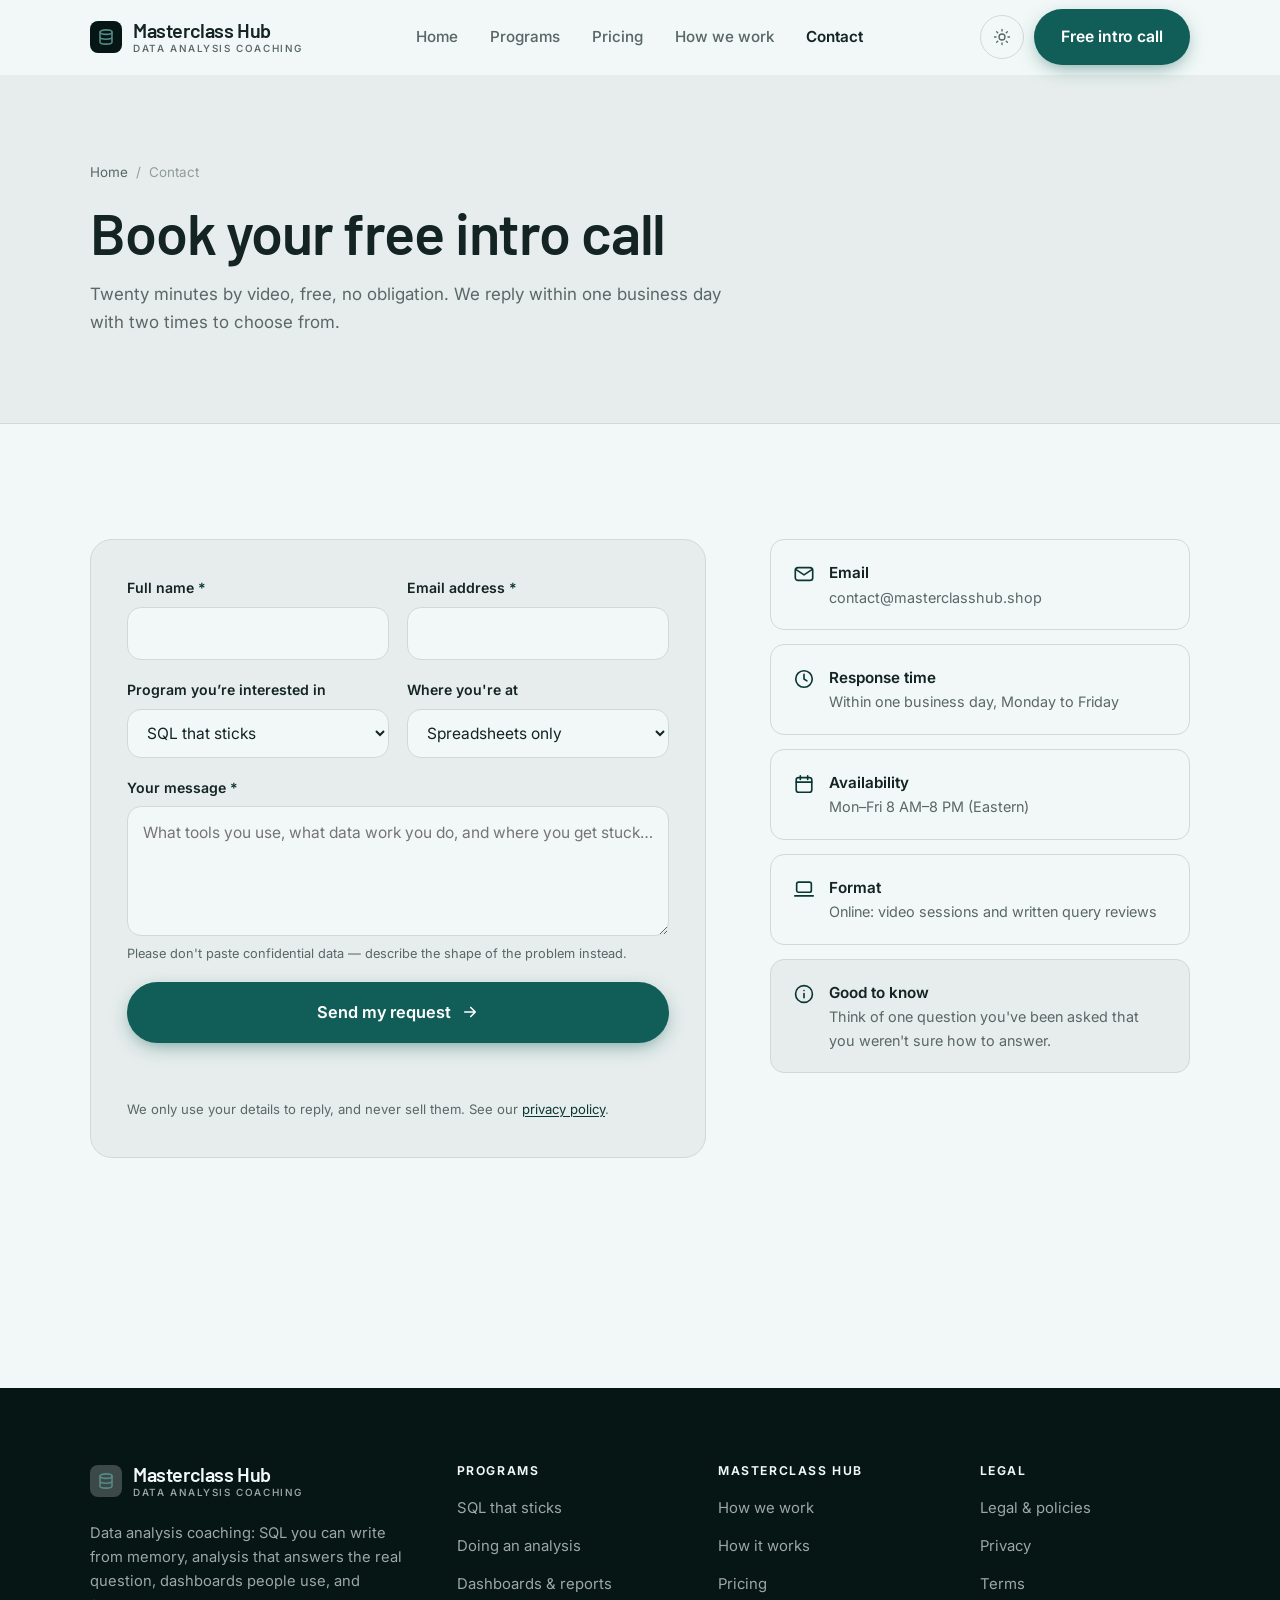
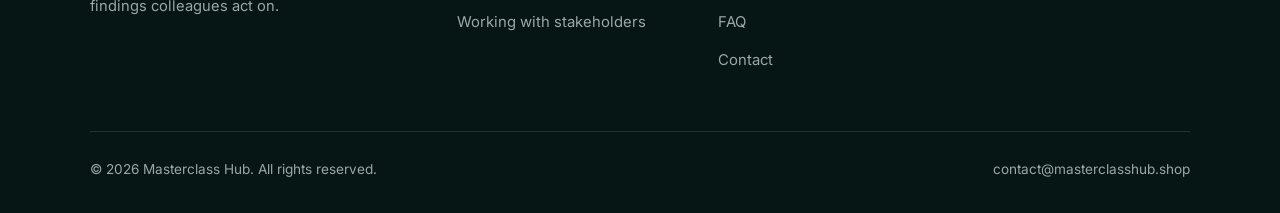
<file: contact.html>
<!DOCTYPE html>
<html lang="en" class="no-js">
<head>
<meta charset="utf-8">
<meta name="viewport" content="width=device-width, initial-scale=1">
<title>Contact — Masterclass Hub</title>
<meta name="description" content="Book your free 20-minute intro call. We reply within one business day.">
<link rel="canonical" href="https://masterclasshub.shop/contact.html">

<meta property="og:type" content="website">
<meta property="og:url" content="https://masterclasshub.shop/contact.html">
<meta property="og:site_name" content="Masterclass Hub">
<meta property="og:locale" content="en_US">
<meta property="og:title" content="Contact — Masterclass Hub">
<meta property="og:description" content="Book your free 20-minute intro call. We reply within one business day.">
<meta name="theme-color" content="#051614">

<link rel="icon" href="assets/img/favicon.svg" type="image/svg+xml">
<link rel="preconnect" href="https://fonts.googleapis.com">
<link rel="preconnect" href="https://fonts.gstatic.com" crossorigin>
<link rel="stylesheet" href="https://fonts.googleapis.com/css2?family=Barlow:wght@400;500;600;700&family=Inter:wght@400..700&display=swap">
<link rel="stylesheet" href="assets/css/style.css">

<!-- Thème appliqué avant le premier rendu (évite le flash) -->
<script>
document.documentElement.classList.remove('no-js');
(function(){try{var t=localStorage.getItem('site-theme');if(t){document.documentElement.setAttribute('data-theme',t);}}catch(e){}})();
</script>
</head>

<body>
<a class="skip-link" href="#main">Skip to main content</a>

<header class="site-header">
  <nav class="wrap nav" aria-label="Main navigation">
    <a class="brand" href="index.html">
      <svg class="brand__mark" viewBox="0 0 64 64" aria-hidden="true">
        <rect class="bm-bg" width="64" height="64" rx="16"/>
        <g class="bm-ic" transform="translate(14 14) scale(1.5)" fill="none" stroke-width="2.1" stroke-linecap="round" stroke-linejoin="round"><ellipse cx="12" cy="5.5" rx="8" ry="3"/><path d="M4 5.5v13c0 1.7 3.6 3 8 3s8-1.3 8-3v-13M4 12c0 1.7 3.6 3 8 3s8-1.3 8-3"/></g>
      </svg>
      <span>Masterclass Hub<span class="brand__sub">Data analysis coaching</span></span>
    </a>

    <ul class="nav__links" id="nav-links">
      <li><a href="index.html">Home</a></li>
      <li><a href="programs.html">Programs</a></li>
      <li><a href="index.html#pricing">Pricing</a></li>
      <li><a href="about.html">How we work</a></li>
      <li><a href="contact.html" aria-current="page">Contact</a></li>
      <li><a class="btn btn--primary" href="contact.html">Free intro call</a></li>
    </ul>

    <div class="nav__cta">
      <button class="theme-toggle" type="button" aria-label="Switch to dark theme">
        <svg class="icon-sun" viewBox="0 0 24 24" fill="none" stroke="currentColor" stroke-width="1.8" stroke-linecap="round" aria-hidden="true"><circle cx="12" cy="12" r="4"/><path d="M12 2v2m0 16v2M2 12h2m16 0h2M4.9 4.9l1.4 1.4m11.4 11.4 1.4 1.4M19.1 4.9l-1.4 1.4M6.3 17.7l-1.4 1.4"/></svg>
        <svg class="icon-moon" viewBox="0 0 24 24" fill="none" stroke="currentColor" stroke-width="1.8" stroke-linecap="round" stroke-linejoin="round" aria-hidden="true"><path d="M21 12.8A9 9 0 1 1 11.2 3a7 7 0 0 0 9.8 9.8z"/></svg>
      </button>
      <a class="btn btn--primary" href="contact.html">Free intro call</a>
      <button class="nav__toggle" type="button" aria-expanded="false" aria-controls="nav-links" aria-label="Open menu">
        <svg class="icon-open" viewBox="0 0 24 24" fill="none" stroke="currentColor" stroke-width="2" stroke-linecap="round" aria-hidden="true"><path d="M3 6h18M3 12h18M3 18h18"/></svg>
        <svg class="icon-close" viewBox="0 0 24 24" fill="none" stroke="currentColor" stroke-width="2" stroke-linecap="round" aria-hidden="true"><path d="M6 6l12 12M18 6L6 18"/></svg>
      </button>
    </div>
  </nav>
</header>

<main id="main">

<section class="page-head">
  <div class="wrap">
    <nav class="breadcrumb" aria-label="Breadcrumb">
      <a href="index.html">Home</a><span>/</span><span aria-current="page">Contact</span>
    </nav>
    <h1>Book your free intro call</h1>
    <p>Twenty minutes by video, free, no obligation. We reply within one business day with two times to choose from.</p>
  </div>
</section>

<section class="section wrap">
  <div class="form-layout">

    <!--
      FORM: the action attribute holds a placeholder id. Create a free form at
      https://formspree.io and replace VOTRE_ID_FORMSPREE. Until then, the button
      opens the visitor's email app with a pre-filled message to contact@masterclasshub.shop.
    -->
    <form class="form" id="contact-form" action="https://formspree.io/f/VOTRE_ID_FORMSPREE" method="POST"
          data-email="contact@masterclasshub.shop" data-subject="Intro call request"
          data-msg-mail="Your email app will open with the message ready to send." data-msg-sending="Sending…"
          data-msg-ok="Thanks! Your message is on its way. We reply within one business day." data-msg-err="Sending failed. Please email us directly at">
      <div class="form__row">
        <div class="field">
          <label for="nom">Full name <span class="req" aria-hidden="true">*</span></label>
          <input type="text" id="nom" name="nom" autocomplete="name" required>
        </div>
        <div class="field">
          <label for="email">Email address <span class="req" aria-hidden="true">*</span></label>
          <input type="email" id="email" name="email" autocomplete="email" required>
        </div>
      </div>

      <div class="form__row">
        <div class="field">
          <label for="programme">Program you’re interested in</label>
          <select id="programme" name="programme">
            <option>SQL that sticks</option>
            <option>Doing an analysis</option>
            <option>Dashboards &amp; reports</option>
            <option>Working with stakeholders</option>
            <option>Not sure yet</option>
          </select>
        </div>
        <div class="field">
          <label for="niveau">Where you're at</label>
          <select id="niveau" name="niveau">
            <option>Spreadsheets only</option>
            <option>Basic SQL</option>
            <option>Analyst, want depth</option>
            <option>Building reporting</option>
          </select>
        </div>
      </div>

      <div class="field">
        <label for="message">Your message <span class="req" aria-hidden="true">*</span></label>
        <textarea id="message" name="message" required placeholder="What tools you use, what data work you do, and where you get stuck…"></textarea>
        <span class="field__hint">Please don't paste confidential data — describe the shape of the problem instead.</span>
      </div>

      <!-- Bot trap: hidden from humans -->
      <div class="visually-hidden" aria-hidden="true">
        <label for="site-web">Leave this field empty</label>
        <input type="text" id="site-web" name="_gotcha" tabindex="-1" autocomplete="off">
      </div>

      <button class="btn btn--primary btn--lg" type="submit">Send my request <svg viewBox="0 0 24 24" fill="none" stroke="currentColor" stroke-width="2.2" stroke-linecap="round" stroke-linejoin="round" aria-hidden="true"><path d="M5 12h14M13 6l6 6-6 6"/></svg></button>

      <p id="form-status" class="form__status" role="status" aria-live="polite"></p>

      <p class="form__note">
        We only use your details to reply, and never sell them. See our <a href="legal.html#privacy">privacy policy</a>.
      </p>
    </form>

    <aside class="contact-aside">
      <div class="contact-card">
        <svg viewBox="0 0 24 24" fill="none" stroke="currentColor" stroke-width="1.8" stroke-linecap="round" stroke-linejoin="round" aria-hidden="true"><rect x="2.5" y="5" width="19" height="14" rx="3"/><path d="M3 7l9 6 9-6"/></svg>
        <div><b>Email</b><a href="mailto:contact@masterclasshub.shop">contact@masterclasshub.shop</a></div>
      </div>
      <div class="contact-card">
        <svg viewBox="0 0 24 24" fill="none" stroke="currentColor" stroke-width="1.8" stroke-linecap="round" stroke-linejoin="round" aria-hidden="true"><circle cx="12" cy="12" r="9"/><path d="M12 7v5l3.2 2"/></svg>
        <div><b>Response time</b><span>Within one business day, Monday to Friday</span></div>
      </div>
      <div class="contact-card">
        <svg viewBox="0 0 24 24" fill="none" stroke="currentColor" stroke-width="1.8" stroke-linecap="round" stroke-linejoin="round" aria-hidden="true"><rect x="3.5" y="5" width="17" height="16" rx="2.5"/><path d="M8 3v4M16 3v4M3.5 10h17"/></svg>
        <div><b>Availability</b><span>Mon–Fri 8 AM–8 PM (Eastern)</span></div>
      </div>
      <div class="contact-card">
        <svg viewBox="0 0 24 24" fill="none" stroke="currentColor" stroke-width="1.8" stroke-linecap="round" stroke-linejoin="round" aria-hidden="true"><rect x="4" y="4.5" width="16" height="11" rx="2"/><path d="M2 19.5h20"/></svg>
        <div><b>Format</b><span>Online: video sessions and written query reviews</span></div>
      </div>
      <div class="contact-card contact-card--soft">
        <svg viewBox="0 0 24 24" fill="none" stroke="currentColor" stroke-width="1.8" stroke-linecap="round" stroke-linejoin="round" aria-hidden="true"><circle cx="12" cy="12" r="9.2"/><path d="M12 16v-4.5M12 8.2v.1"/></svg>
        <div><b>Good to know</b><span>Think of one question you've been asked that you weren't sure how to answer.</span></div>
      </div>
    </aside>

  </div>
</section>

</main>

<footer class="site-footer">
  <div class="wrap">
    <div class="footer__grid">
      <div class="footer__brand">
        <a class="brand" href="index.html">
          <svg class="brand__mark" viewBox="0 0 64 64" aria-hidden="true">
        <rect class="bm-bg" width="64" height="64" rx="16"/>
        <g class="bm-ic" transform="translate(14 14) scale(1.5)" fill="none" stroke-width="2.1" stroke-linecap="round" stroke-linejoin="round"><ellipse cx="12" cy="5.5" rx="8" ry="3"/><path d="M4 5.5v13c0 1.7 3.6 3 8 3s8-1.3 8-3v-13M4 12c0 1.7 3.6 3 8 3s8-1.3 8-3"/></g>
      </svg>
          <span>Masterclass Hub<span class="brand__sub">Data analysis coaching</span></span>
        </a>
        <p>Data analysis coaching: SQL you can write from memory, analysis that answers the real question, dashboards people use, and findings colleagues act on.</p>
      </div>

      <div class="footer__col">
        <h4>Programs</h4>
        <ul>
          <li><a href="programs.html#sql">SQL that sticks</a></li>
          <li><a href="programs.html#analysis">Doing an analysis</a></li>
          <li><a href="programs.html#dashboards">Dashboards &amp; reports</a></li>
          <li><a href="programs.html#stakeholders">Working with stakeholders</a></li>
        </ul>
      </div>

      <div class="footer__col">
        <h4>Masterclass Hub</h4>
        <ul>
          <li><a href="about.html">How we work</a></li>
          <li><a href="index.html#how-it-works">How it works</a></li>
          <li><a href="index.html#pricing">Pricing</a></li>
          <li><a href="index.html#faq">FAQ</a></li>
          <li><a href="contact.html">Contact</a></li>
        </ul>
      </div>

      <div class="footer__col">
        <h4>Legal</h4>
        <ul>
          <li><a href="legal.html">Legal &amp; policies</a></li>
          <li><a href="legal.html#privacy">Privacy</a></li>
          <li><a href="legal.html#terms">Terms</a></li>
        </ul>
      </div>
    </div>

    <div class="footer__bottom">
      <p>© <span data-year>2026</span> Masterclass Hub. All rights reserved.</p>
      <p><a href="mailto:contact@masterclasshub.shop">contact@masterclasshub.shop</a></p>
    </div>
  </div>
</footer>

<script src="assets/js/main.js" defer></script>
</body>
</html>
</file>
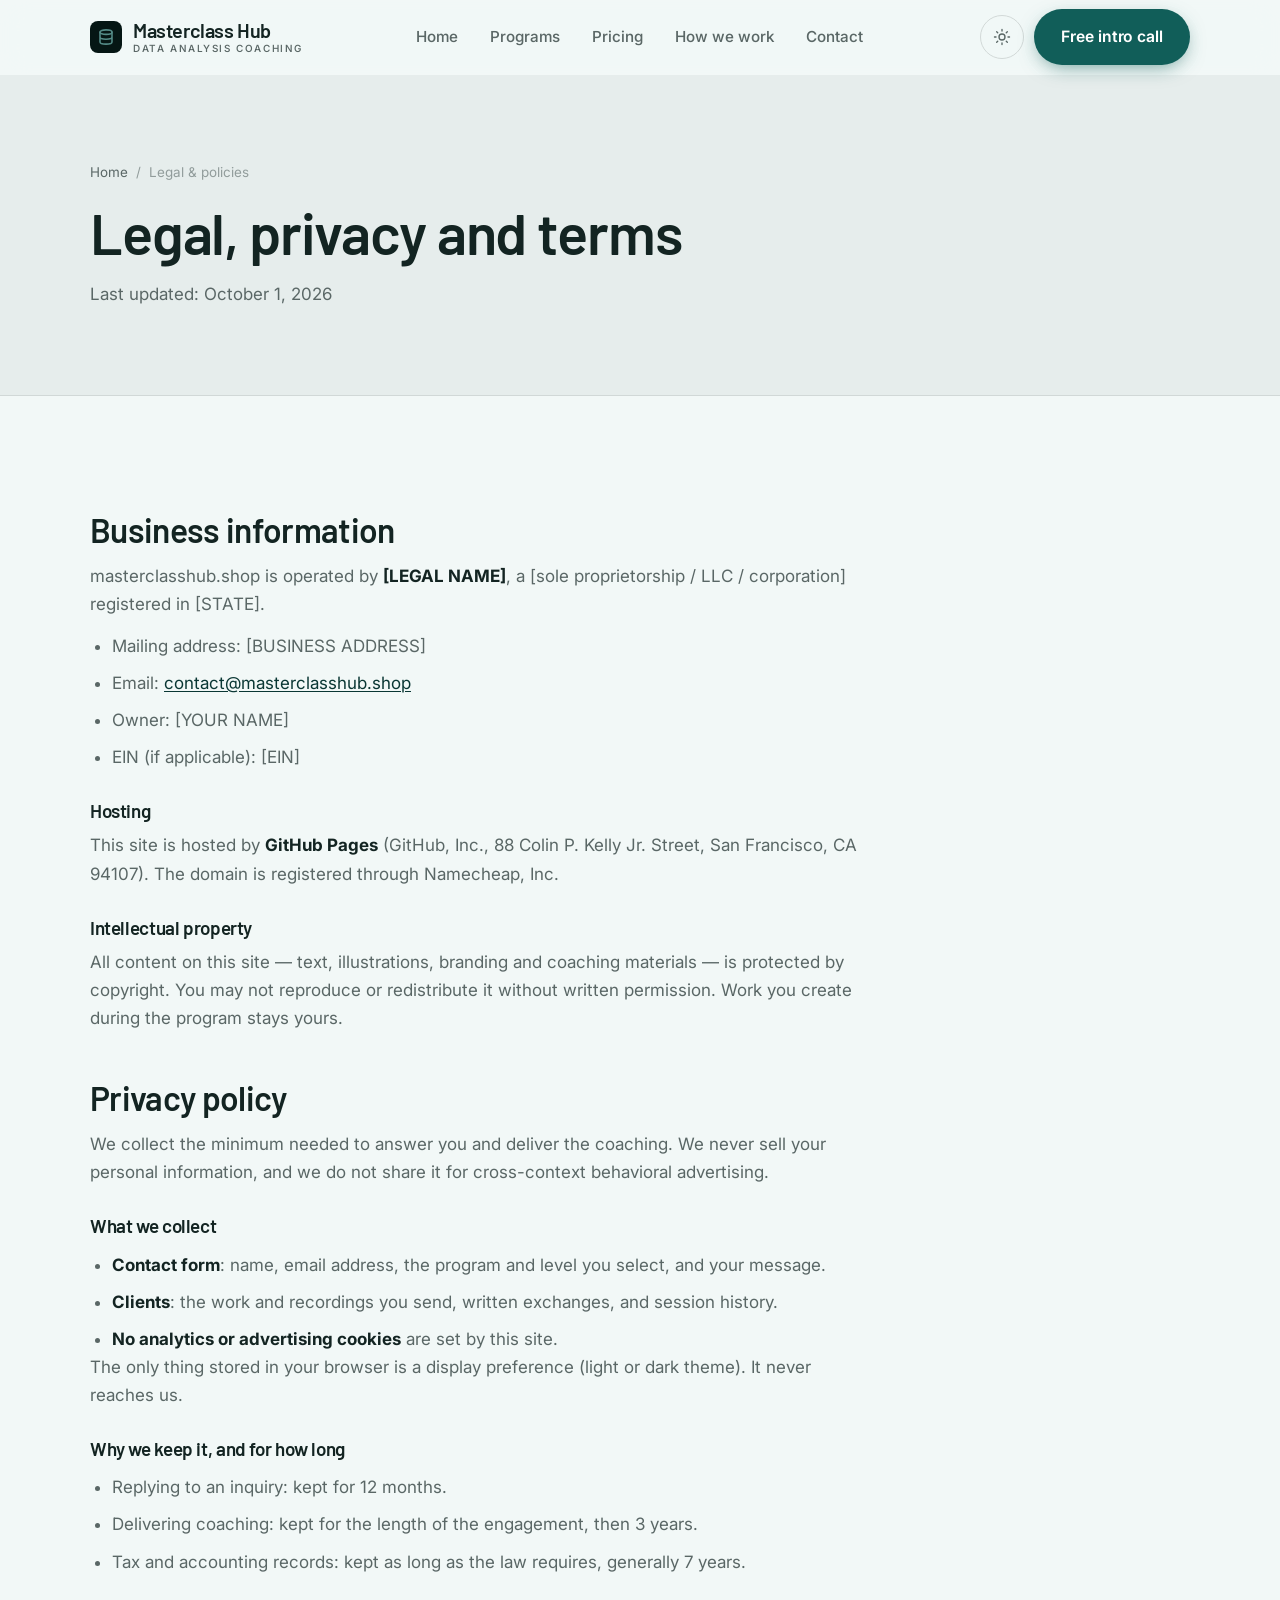
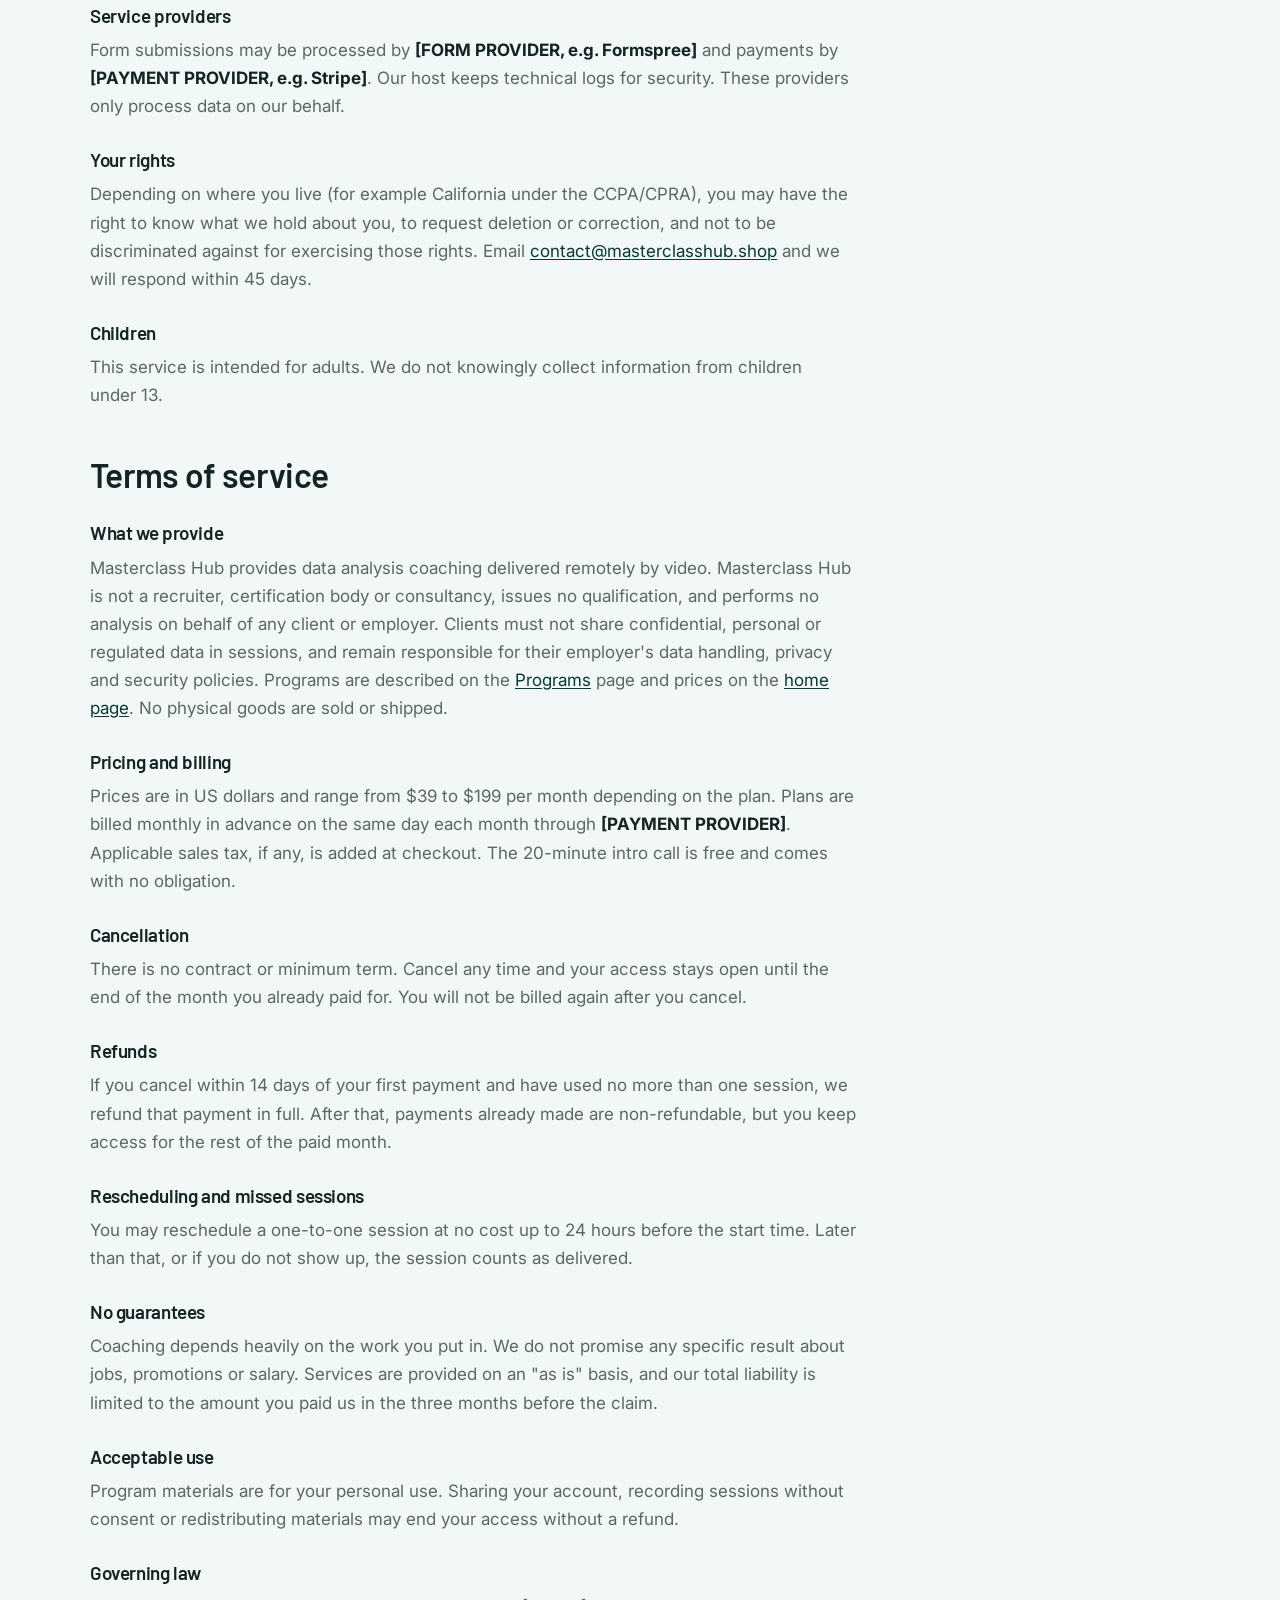
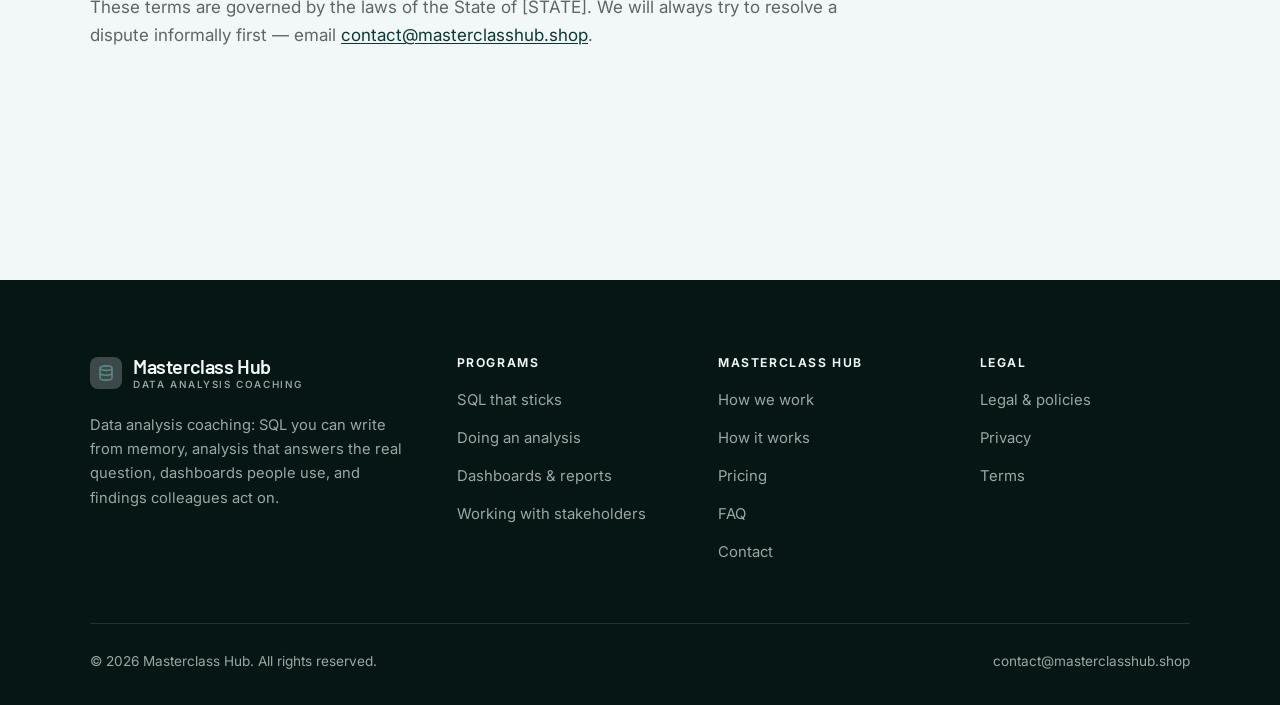
<file: legal.html>
<!DOCTYPE html>
<html lang="en" class="no-js">
<head>
<meta charset="utf-8">
<meta name="viewport" content="width=device-width, initial-scale=1">
<title>Legal, privacy and terms — Masterclass Hub</title>
<meta name="description" content="Business information, privacy policy and terms of service for Masterclass Hub.">
<meta name="robots" content="noindex">

<meta property="og:type" content="website">
<meta property="og:url" content="https://masterclasshub.shop/legal.html">
<meta property="og:site_name" content="Masterclass Hub">
<meta property="og:locale" content="en_US">
<meta property="og:title" content="Legal, privacy and terms — Masterclass Hub">
<meta property="og:description" content="Business information, privacy policy and terms of service for Masterclass Hub.">
<meta name="theme-color" content="#051614">

<link rel="icon" href="assets/img/favicon.svg" type="image/svg+xml">
<link rel="preconnect" href="https://fonts.googleapis.com">
<link rel="preconnect" href="https://fonts.gstatic.com" crossorigin>
<link rel="stylesheet" href="https://fonts.googleapis.com/css2?family=Barlow:wght@400;500;600;700&family=Inter:wght@400..700&display=swap">
<link rel="stylesheet" href="assets/css/style.css">

<!-- Thème appliqué avant le premier rendu (évite le flash) -->
<script>
document.documentElement.classList.remove('no-js');
(function(){try{var t=localStorage.getItem('site-theme');if(t){document.documentElement.setAttribute('data-theme',t);}}catch(e){}})();
</script>
</head>

<body>
<a class="skip-link" href="#main">Skip to main content</a>

<header class="site-header">
  <nav class="wrap nav" aria-label="Main navigation">
    <a class="brand" href="index.html">
      <svg class="brand__mark" viewBox="0 0 64 64" aria-hidden="true">
        <rect class="bm-bg" width="64" height="64" rx="16"/>
        <g class="bm-ic" transform="translate(14 14) scale(1.5)" fill="none" stroke-width="2.1" stroke-linecap="round" stroke-linejoin="round"><ellipse cx="12" cy="5.5" rx="8" ry="3"/><path d="M4 5.5v13c0 1.7 3.6 3 8 3s8-1.3 8-3v-13M4 12c0 1.7 3.6 3 8 3s8-1.3 8-3"/></g>
      </svg>
      <span>Masterclass Hub<span class="brand__sub">Data analysis coaching</span></span>
    </a>

    <ul class="nav__links" id="nav-links">
      <li><a href="index.html">Home</a></li>
      <li><a href="programs.html">Programs</a></li>
      <li><a href="index.html#pricing">Pricing</a></li>
      <li><a href="about.html">How we work</a></li>
      <li><a href="contact.html">Contact</a></li>
      <li><a class="btn btn--primary" href="contact.html">Free intro call</a></li>
    </ul>

    <div class="nav__cta">
      <button class="theme-toggle" type="button" aria-label="Switch to dark theme">
        <svg class="icon-sun" viewBox="0 0 24 24" fill="none" stroke="currentColor" stroke-width="1.8" stroke-linecap="round" aria-hidden="true"><circle cx="12" cy="12" r="4"/><path d="M12 2v2m0 16v2M2 12h2m16 0h2M4.9 4.9l1.4 1.4m11.4 11.4 1.4 1.4M19.1 4.9l-1.4 1.4M6.3 17.7l-1.4 1.4"/></svg>
        <svg class="icon-moon" viewBox="0 0 24 24" fill="none" stroke="currentColor" stroke-width="1.8" stroke-linecap="round" stroke-linejoin="round" aria-hidden="true"><path d="M21 12.8A9 9 0 1 1 11.2 3a7 7 0 0 0 9.8 9.8z"/></svg>
      </button>
      <a class="btn btn--primary" href="contact.html">Free intro call</a>
      <button class="nav__toggle" type="button" aria-expanded="false" aria-controls="nav-links" aria-label="Open menu">
        <svg class="icon-open" viewBox="0 0 24 24" fill="none" stroke="currentColor" stroke-width="2" stroke-linecap="round" aria-hidden="true"><path d="M3 6h18M3 12h18M3 18h18"/></svg>
        <svg class="icon-close" viewBox="0 0 24 24" fill="none" stroke="currentColor" stroke-width="2" stroke-linecap="round" aria-hidden="true"><path d="M6 6l12 12M18 6L6 18"/></svg>
      </button>
    </div>
  </nav>
</header>

<main id="main">

<section class="page-head">
  <div class="wrap">
    <nav class="breadcrumb" aria-label="Breadcrumb">
      <a href="index.html">Home</a><span>/</span><span aria-current="page">Legal &amp; policies</span>
    </nav>
    <h1>Legal, privacy and terms</h1>
    <p>Last updated: <time datetime="2026-10-01">October 1, 2026</time></p>
  </div>
</section>

<section class="section wrap">
  <div class="prose">

    <!--
      TO DO: this is a skeleton, not legal advice. Replace every [BRACKET] with
      your real details before selling, and have a lawyer review it if you can.
      Consumer protection rules differ by state.
    -->

    <h2 id="business">Business information</h2>
    <p>
      masterclasshub.shop is operated by <strong>[LEGAL NAME]</strong>, a [sole proprietorship / LLC / corporation]
      registered in [STATE].
    </p>
    <ul>
      <li>Mailing address: [BUSINESS ADDRESS]</li>
      <li>Email: <a href="mailto:contact@masterclasshub.shop">contact@masterclasshub.shop</a></li>
      <li>Owner: [YOUR NAME]</li>
      <li>EIN (if applicable): [EIN]</li>
    </ul>

    <h3>Hosting</h3>
    <p>
      This site is hosted by <strong>GitHub Pages</strong> (GitHub, Inc., 88 Colin P. Kelly Jr. Street,
      San Francisco, CA 94107). The domain is registered through Namecheap, Inc.
    </p>

    <h3>Intellectual property</h3>
    <p>
      All content on this site — text, illustrations, branding and coaching materials — is protected by
      copyright. You may not reproduce or redistribute it without written permission. Work you create during
      the program stays yours.
    </p>

    <h2 id="privacy">Privacy policy</h2>
    <p>
      We collect the minimum needed to answer you and deliver the coaching. We never sell your personal
      information, and we do not share it for cross-context behavioral advertising.
    </p>
    <h3>What we collect</h3>
    <ul>
      <li><strong>Contact form</strong>: name, email address, the program and level you select, and your message.</li>
      <li><strong>Clients</strong>: the work and recordings you send, written exchanges, and session history.</li>
      <li><strong>No analytics or advertising cookies</strong> are set by this site.</li>
    </ul>
    <p>
      The only thing stored in your browser is a display preference (light or dark theme). It never reaches us.
    </p>
    <h3>Why we keep it, and for how long</h3>
    <ul>
      <li>Replying to an inquiry: kept for 12 months.</li>
      <li>Delivering coaching: kept for the length of the engagement, then 3 years.</li>
      <li>Tax and accounting records: kept as long as the law requires, generally 7 years.</li>
    </ul>
    <h3>Service providers</h3>
    <p>
      Form submissions may be processed by <strong>[FORM PROVIDER, e.g. Formspree]</strong> and payments by
      <strong>[PAYMENT PROVIDER, e.g. Stripe]</strong>. Our host keeps technical logs for security. These
      providers only process data on our behalf.
    </p>
    <h3>Your rights</h3>
    <p>
      Depending on where you live (for example California under the CCPA/CPRA), you may have the right to
      know what we hold about you, to request deletion or correction, and not to be discriminated against for
      exercising those rights. Email <a href="mailto:contact@masterclasshub.shop">contact@masterclasshub.shop</a> and we will respond within 45 days.
    </p>
    <h3>Children</h3>
    <p>
      This service is intended for adults. We do not knowingly collect information from children under 13.
    </p>

    <h2 id="terms">Terms of service</h2>
    <h3>What we provide</h3>
    <p>
      Masterclass Hub provides data analysis coaching delivered remotely by video. Masterclass Hub is not a recruiter, certification body or consultancy, issues no qualification, and performs no analysis on behalf of any client or employer. Clients must not share confidential, personal or regulated data in sessions, and remain responsible for their employer's data handling, privacy and security policies. Programs are described on the
      <a href="programs.html">Programs</a> page and prices on the <a href="index.html#pricing">home page</a>.
      No physical goods are sold or shipped.
    </p>
    <h3>Pricing and billing</h3>
    <p>
      Prices are in US dollars and range from $39 to $199 per month
      depending on the plan. Plans are billed monthly in advance on the same day each month through
      <strong>[PAYMENT PROVIDER]</strong>. Applicable sales tax, if any, is added at checkout.
      The 20-minute intro call is free and comes with no obligation.
    </p>
    <h3>Cancellation</h3>
    <p>
      There is no contract or minimum term. Cancel any time and your access stays open until the end of the
      month you already paid for. You will not be billed again after you cancel.
    </p>
    <h3>Refunds</h3>
    <p>
      If you cancel within 14 days of your first payment and have used no more than one session, we refund
      that payment in full. After that, payments already made are non-refundable, but you keep access for the
      rest of the paid month.
    </p>
    <h3>Rescheduling and missed sessions</h3>
    <p>
      You may reschedule a one-to-one session at no cost up to 24 hours before the start time. Later than
      that, or if you do not show up, the session counts as delivered.
    </p>
    <h3>No guarantees</h3>
    <p>
      Coaching depends heavily on the work you put in. We do not promise any specific result
      about jobs, promotions or salary. Services are provided on an "as is" basis, and our total
      liability is limited to the amount you paid us in the three months before the claim.
    </p>
    <h3>Acceptable use</h3>
    <p>
      Program materials are for your personal use. Sharing your account, recording sessions without consent
      or redistributing materials may end your access without a refund.
    </p>
    <h3>Governing law</h3>
    <p>
      These terms are governed by the laws of the State of [STATE]. We will always try to resolve a dispute
      informally first — email <a href="mailto:contact@masterclasshub.shop">contact@masterclasshub.shop</a>.
    </p>

  </div>
</section>

</main>

<footer class="site-footer">
  <div class="wrap">
    <div class="footer__grid">
      <div class="footer__brand">
        <a class="brand" href="index.html">
          <svg class="brand__mark" viewBox="0 0 64 64" aria-hidden="true">
        <rect class="bm-bg" width="64" height="64" rx="16"/>
        <g class="bm-ic" transform="translate(14 14) scale(1.5)" fill="none" stroke-width="2.1" stroke-linecap="round" stroke-linejoin="round"><ellipse cx="12" cy="5.5" rx="8" ry="3"/><path d="M4 5.5v13c0 1.7 3.6 3 8 3s8-1.3 8-3v-13M4 12c0 1.7 3.6 3 8 3s8-1.3 8-3"/></g>
      </svg>
          <span>Masterclass Hub<span class="brand__sub">Data analysis coaching</span></span>
        </a>
        <p>Data analysis coaching: SQL you can write from memory, analysis that answers the real question, dashboards people use, and findings colleagues act on.</p>
      </div>

      <div class="footer__col">
        <h4>Programs</h4>
        <ul>
          <li><a href="programs.html#sql">SQL that sticks</a></li>
          <li><a href="programs.html#analysis">Doing an analysis</a></li>
          <li><a href="programs.html#dashboards">Dashboards &amp; reports</a></li>
          <li><a href="programs.html#stakeholders">Working with stakeholders</a></li>
        </ul>
      </div>

      <div class="footer__col">
        <h4>Masterclass Hub</h4>
        <ul>
          <li><a href="about.html">How we work</a></li>
          <li><a href="index.html#how-it-works">How it works</a></li>
          <li><a href="index.html#pricing">Pricing</a></li>
          <li><a href="index.html#faq">FAQ</a></li>
          <li><a href="contact.html">Contact</a></li>
        </ul>
      </div>

      <div class="footer__col">
        <h4>Legal</h4>
        <ul>
          <li><a href="legal.html">Legal &amp; policies</a></li>
          <li><a href="legal.html#privacy">Privacy</a></li>
          <li><a href="legal.html#terms">Terms</a></li>
        </ul>
      </div>
    </div>

    <div class="footer__bottom">
      <p>© <span data-year>2026</span> Masterclass Hub. All rights reserved.</p>
      <p><a href="mailto:contact@masterclasshub.shop">contact@masterclasshub.shop</a></p>
    </div>
  </div>
</footer>

<script src="assets/js/main.js" defer></script>
</body>
</html>
</file>
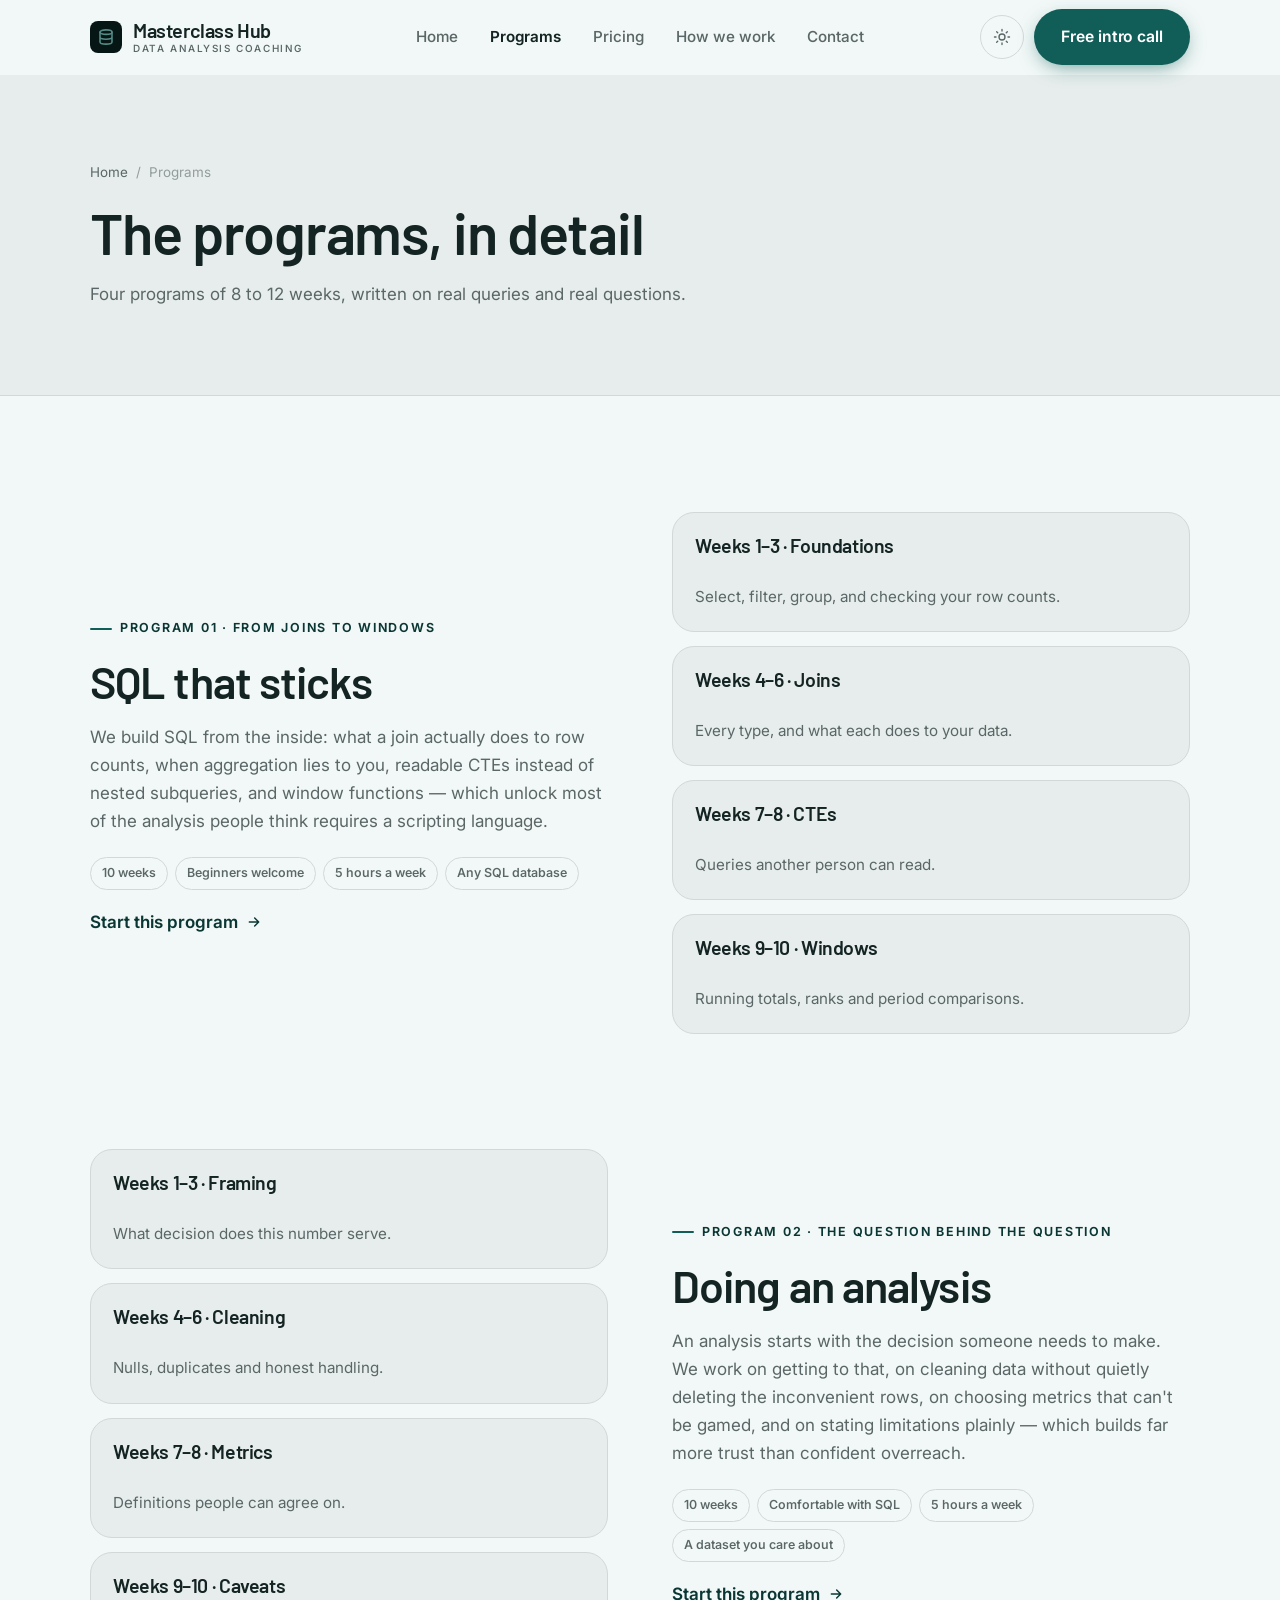
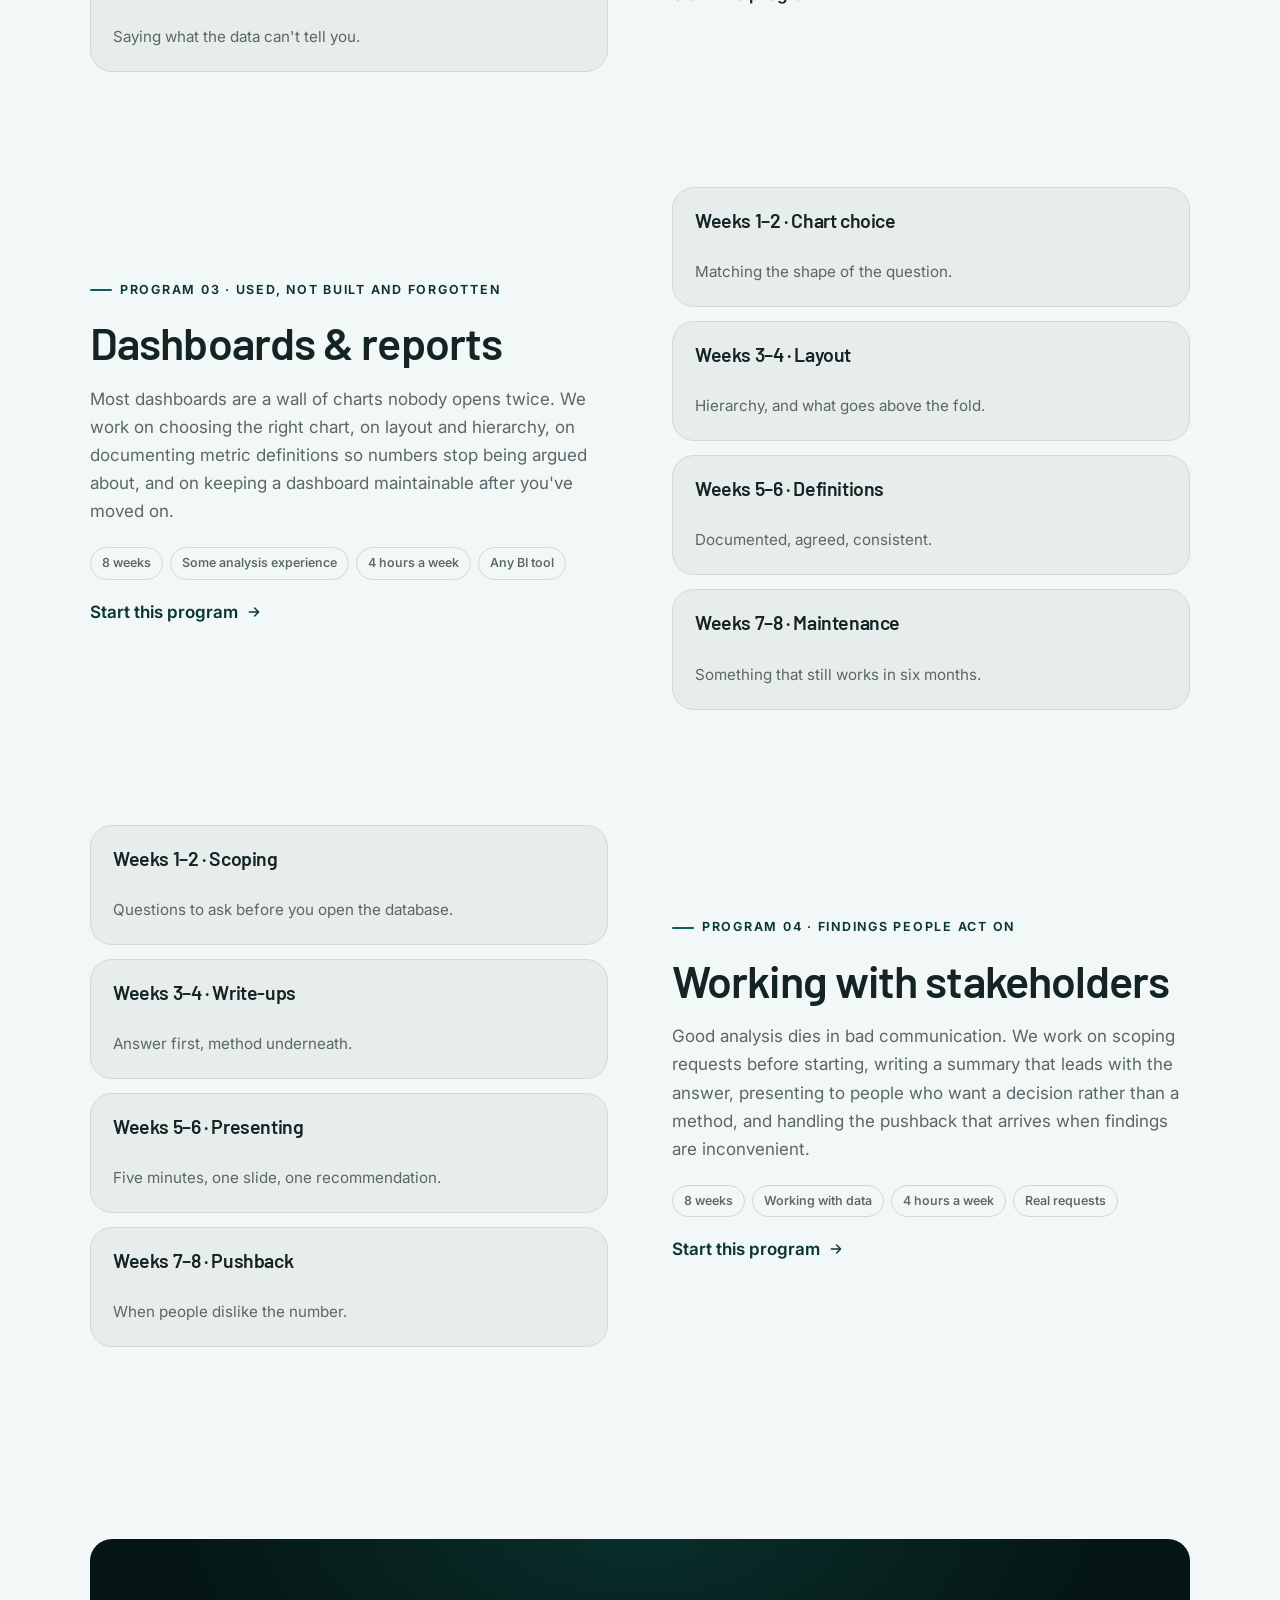
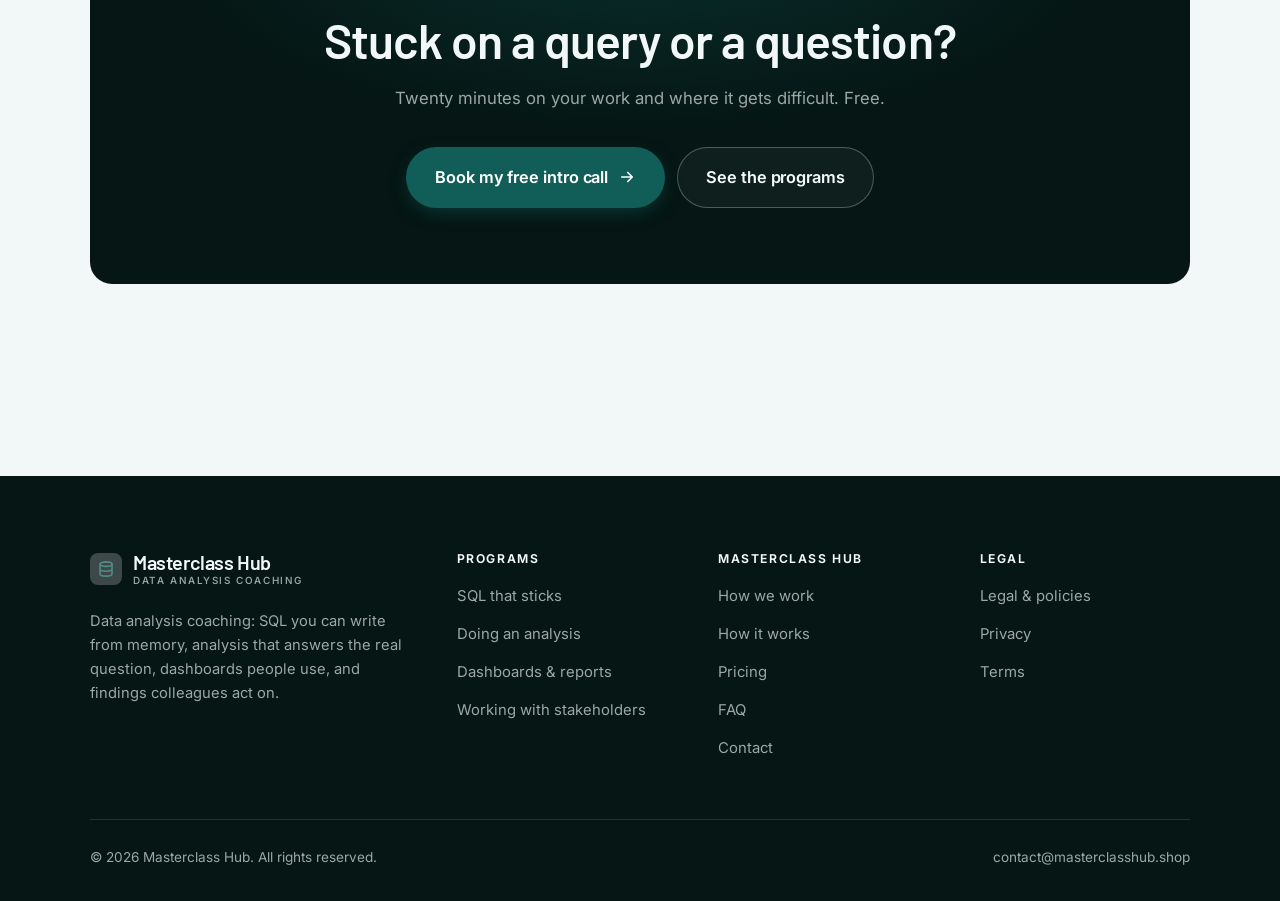
<file: programs.html>
<!DOCTYPE html>
<html lang="en" class="no-js">
<head>
<meta charset="utf-8">
<meta name="viewport" content="width=device-width, initial-scale=1">
<title>Programs — Masterclass Hub</title>
<meta name="description" content="Data analysis coaching programs: SQL, doing an analysis, dashboards and reports, working with stakeholders.">
<link rel="canonical" href="https://masterclasshub.shop/programs.html">

<meta property="og:type" content="website">
<meta property="og:url" content="https://masterclasshub.shop/programs.html">
<meta property="og:site_name" content="Masterclass Hub">
<meta property="og:locale" content="en_US">
<meta property="og:title" content="Programs — Masterclass Hub">
<meta property="og:description" content="Data analysis coaching programs: SQL, doing an analysis, dashboards and reports, working with stakeholders.">
<meta name="theme-color" content="#051614">

<link rel="icon" href="assets/img/favicon.svg" type="image/svg+xml">
<link rel="preconnect" href="https://fonts.googleapis.com">
<link rel="preconnect" href="https://fonts.gstatic.com" crossorigin>
<link rel="stylesheet" href="https://fonts.googleapis.com/css2?family=Barlow:wght@400;500;600;700&family=Inter:wght@400..700&display=swap">
<link rel="stylesheet" href="assets/css/style.css">

<!-- Thème appliqué avant le premier rendu (évite le flash) -->
<script>
document.documentElement.classList.remove('no-js');
(function(){try{var t=localStorage.getItem('site-theme');if(t){document.documentElement.setAttribute('data-theme',t);}}catch(e){}})();
</script>
</head>

<body>
<a class="skip-link" href="#main">Skip to main content</a>

<header class="site-header">
  <nav class="wrap nav" aria-label="Main navigation">
    <a class="brand" href="index.html">
      <svg class="brand__mark" viewBox="0 0 64 64" aria-hidden="true">
        <rect class="bm-bg" width="64" height="64" rx="16"/>
        <g class="bm-ic" transform="translate(14 14) scale(1.5)" fill="none" stroke-width="2.1" stroke-linecap="round" stroke-linejoin="round"><ellipse cx="12" cy="5.5" rx="8" ry="3"/><path d="M4 5.5v13c0 1.7 3.6 3 8 3s8-1.3 8-3v-13M4 12c0 1.7 3.6 3 8 3s8-1.3 8-3"/></g>
      </svg>
      <span>Masterclass Hub<span class="brand__sub">Data analysis coaching</span></span>
    </a>

    <ul class="nav__links" id="nav-links">
      <li><a href="index.html">Home</a></li>
      <li><a href="programs.html" aria-current="page">Programs</a></li>
      <li><a href="index.html#pricing">Pricing</a></li>
      <li><a href="about.html">How we work</a></li>
      <li><a href="contact.html">Contact</a></li>
      <li><a class="btn btn--primary" href="contact.html">Free intro call</a></li>
    </ul>

    <div class="nav__cta">
      <button class="theme-toggle" type="button" aria-label="Switch to dark theme">
        <svg class="icon-sun" viewBox="0 0 24 24" fill="none" stroke="currentColor" stroke-width="1.8" stroke-linecap="round" aria-hidden="true"><circle cx="12" cy="12" r="4"/><path d="M12 2v2m0 16v2M2 12h2m16 0h2M4.9 4.9l1.4 1.4m11.4 11.4 1.4 1.4M19.1 4.9l-1.4 1.4M6.3 17.7l-1.4 1.4"/></svg>
        <svg class="icon-moon" viewBox="0 0 24 24" fill="none" stroke="currentColor" stroke-width="1.8" stroke-linecap="round" stroke-linejoin="round" aria-hidden="true"><path d="M21 12.8A9 9 0 1 1 11.2 3a7 7 0 0 0 9.8 9.8z"/></svg>
      </button>
      <a class="btn btn--primary" href="contact.html">Free intro call</a>
      <button class="nav__toggle" type="button" aria-expanded="false" aria-controls="nav-links" aria-label="Open menu">
        <svg class="icon-open" viewBox="0 0 24 24" fill="none" stroke="currentColor" stroke-width="2" stroke-linecap="round" aria-hidden="true"><path d="M3 6h18M3 12h18M3 18h18"/></svg>
        <svg class="icon-close" viewBox="0 0 24 24" fill="none" stroke="currentColor" stroke-width="2" stroke-linecap="round" aria-hidden="true"><path d="M6 6l12 12M18 6L6 18"/></svg>
      </button>
    </div>
  </nav>
</header>

<main id="main">

<section class="page-head">
  <div class="wrap">
    <nav class="breadcrumb" aria-label="Breadcrumb">
      <a href="index.html">Home</a><span>/</span><span aria-current="page">Programs</span>
    </nav>
    <h1>The programs, in detail</h1>
    <p>Four programs of 8 to 12 weeks, written on real queries and real questions.</p>
  </div>
</section>

<section class="section wrap" id="sql">
  <div class="split reveal">
    <div>
      <span class="eyebrow">Program 01 · From joins to windows</span>
      <h2>SQL that sticks</h2>
      <p>We build SQL from the inside: what a join actually does to row counts, when aggregation lies to you, readable CTEs instead of nested subqueries, and window functions — which unlock most of the analysis people think requires a scripting language.</p>
      <ul class="tags"><li>10 weeks</li><li>Beginners welcome</li><li>5 hours a week</li><li>Any SQL database</li></ul>
      <p><a class="arrow-link" href="contact.html">Start this program <svg viewBox="0 0 24 24" fill="none" stroke="currentColor" stroke-width="2.2" stroke-linecap="round" stroke-linejoin="round" aria-hidden="true"><path d="M5 12h14M13 6l6 6-6 6"/></svg></a></p>
    </div>
    <div class="grid grid--2 grid--tight">
      <article class="card card--sm">
        <h3>Weeks 1–3 · Foundations</h3>
        <p>Select, filter, group, and checking your row counts.</p>
      </article>
      <article class="card card--sm">
        <h3>Weeks 4–6 · Joins</h3>
        <p>Every type, and what each does to your data.</p>
      </article>
      <article class="card card--sm">
        <h3>Weeks 7–8 · CTEs</h3>
        <p>Queries another person can read.</p>
      </article>
      <article class="card card--sm">
        <h3>Weeks 9–10 · Windows</h3>
        <p>Running totals, ranks and period comparisons.</p>
      </article>
    </div>
  </div>
</section>

<section class="section section--flush wrap" id="analysis">
  <div class="split reveal">
    <div class="grid grid--2 grid--tight">
      <article class="card card--sm">
        <h3>Weeks 1–3 · Framing</h3>
        <p>What decision does this number serve.</p>
      </article>
      <article class="card card--sm">
        <h3>Weeks 4–6 · Cleaning</h3>
        <p>Nulls, duplicates and honest handling.</p>
      </article>
      <article class="card card--sm">
        <h3>Weeks 7–8 · Metrics</h3>
        <p>Definitions people can agree on.</p>
      </article>
      <article class="card card--sm">
        <h3>Weeks 9–10 · Caveats</h3>
        <p>Saying what the data can't tell you.</p>
      </article>
    </div>
    <div>
      <span class="eyebrow">Program 02 · The question behind the question</span>
      <h2>Doing an analysis</h2>
      <p>An analysis starts with the decision someone needs to make. We work on getting to that, on cleaning data without quietly deleting the inconvenient rows, on choosing metrics that can't be gamed, and on stating limitations plainly — which builds far more trust than confident overreach.</p>
      <ul class="tags"><li>10 weeks</li><li>Comfortable with SQL</li><li>5 hours a week</li><li>A dataset you care about</li></ul>
      <p><a class="arrow-link" href="contact.html">Start this program <svg viewBox="0 0 24 24" fill="none" stroke="currentColor" stroke-width="2.2" stroke-linecap="round" stroke-linejoin="round" aria-hidden="true"><path d="M5 12h14M13 6l6 6-6 6"/></svg></a></p>
    </div>
  </div>
</section>

<section class="section section--flush wrap" id="dashboards">
  <div class="split reveal">
    <div>
      <span class="eyebrow">Program 03 · Used, not built and forgotten</span>
      <h2>Dashboards &amp; reports</h2>
      <p>Most dashboards are a wall of charts nobody opens twice. We work on choosing the right chart, on layout and hierarchy, on documenting metric definitions so numbers stop being argued about, and on keeping a dashboard maintainable after you've moved on.</p>
      <ul class="tags"><li>8 weeks</li><li>Some analysis experience</li><li>4 hours a week</li><li>Any BI tool</li></ul>
      <p><a class="arrow-link" href="contact.html">Start this program <svg viewBox="0 0 24 24" fill="none" stroke="currentColor" stroke-width="2.2" stroke-linecap="round" stroke-linejoin="round" aria-hidden="true"><path d="M5 12h14M13 6l6 6-6 6"/></svg></a></p>
    </div>
    <div class="grid grid--2 grid--tight">
      <article class="card card--sm">
        <h3>Weeks 1–2 · Chart choice</h3>
        <p>Matching the shape of the question.</p>
      </article>
      <article class="card card--sm">
        <h3>Weeks 3–4 · Layout</h3>
        <p>Hierarchy, and what goes above the fold.</p>
      </article>
      <article class="card card--sm">
        <h3>Weeks 5–6 · Definitions</h3>
        <p>Documented, agreed, consistent.</p>
      </article>
      <article class="card card--sm">
        <h3>Weeks 7–8 · Maintenance</h3>
        <p>Something that still works in six months.</p>
      </article>
    </div>
  </div>
</section>

<section class="section section--flush wrap" id="stakeholders">
  <div class="split reveal">
    <div class="grid grid--2 grid--tight">
      <article class="card card--sm">
        <h3>Weeks 1–2 · Scoping</h3>
        <p>Questions to ask before you open the database.</p>
      </article>
      <article class="card card--sm">
        <h3>Weeks 3–4 · Write-ups</h3>
        <p>Answer first, method underneath.</p>
      </article>
      <article class="card card--sm">
        <h3>Weeks 5–6 · Presenting</h3>
        <p>Five minutes, one slide, one recommendation.</p>
      </article>
      <article class="card card--sm">
        <h3>Weeks 7–8 · Pushback</h3>
        <p>When people dislike the number.</p>
      </article>
    </div>
    <div>
      <span class="eyebrow">Program 04 · Findings people act on</span>
      <h2>Working with stakeholders</h2>
      <p>Good analysis dies in bad communication. We work on scoping requests before starting, writing a summary that leads with the answer, presenting to people who want a decision rather than a method, and handling the pushback that arrives when findings are inconvenient.</p>
      <ul class="tags"><li>8 weeks</li><li>Working with data</li><li>4 hours a week</li><li>Real requests</li></ul>
      <p><a class="arrow-link" href="contact.html">Start this program <svg viewBox="0 0 24 24" fill="none" stroke="currentColor" stroke-width="2.2" stroke-linecap="round" stroke-linejoin="round" aria-hidden="true"><path d="M5 12h14M13 6l6 6-6 6"/></svg></a></p>
    </div>
  </div>
</section>

<section class="wrap section--tight">
  <div class="cta-band reveal">
    <h2>Stuck on a query or a question?</h2>
    <p>Twenty minutes on your work and where it gets difficult. Free.</p>
    <div class="hero__actions">
      <a class="btn btn--primary btn--lg" href="contact.html">Book my free intro call <svg viewBox="0 0 24 24" fill="none" stroke="currentColor" stroke-width="2.2" stroke-linecap="round" stroke-linejoin="round" aria-hidden="true"><path d="M5 12h14M13 6l6 6-6 6"/></svg></a>
      <a class="btn btn--on-dark btn--lg" href="programs.html">See the programs</a>
    </div>
  </div>
</section>

</main>

<footer class="site-footer">
  <div class="wrap">
    <div class="footer__grid">
      <div class="footer__brand">
        <a class="brand" href="index.html">
          <svg class="brand__mark" viewBox="0 0 64 64" aria-hidden="true">
        <rect class="bm-bg" width="64" height="64" rx="16"/>
        <g class="bm-ic" transform="translate(14 14) scale(1.5)" fill="none" stroke-width="2.1" stroke-linecap="round" stroke-linejoin="round"><ellipse cx="12" cy="5.5" rx="8" ry="3"/><path d="M4 5.5v13c0 1.7 3.6 3 8 3s8-1.3 8-3v-13M4 12c0 1.7 3.6 3 8 3s8-1.3 8-3"/></g>
      </svg>
          <span>Masterclass Hub<span class="brand__sub">Data analysis coaching</span></span>
        </a>
        <p>Data analysis coaching: SQL you can write from memory, analysis that answers the real question, dashboards people use, and findings colleagues act on.</p>
      </div>

      <div class="footer__col">
        <h4>Programs</h4>
        <ul>
          <li><a href="programs.html#sql">SQL that sticks</a></li>
          <li><a href="programs.html#analysis">Doing an analysis</a></li>
          <li><a href="programs.html#dashboards">Dashboards &amp; reports</a></li>
          <li><a href="programs.html#stakeholders">Working with stakeholders</a></li>
        </ul>
      </div>

      <div class="footer__col">
        <h4>Masterclass Hub</h4>
        <ul>
          <li><a href="about.html">How we work</a></li>
          <li><a href="index.html#how-it-works">How it works</a></li>
          <li><a href="index.html#pricing">Pricing</a></li>
          <li><a href="index.html#faq">FAQ</a></li>
          <li><a href="contact.html">Contact</a></li>
        </ul>
      </div>

      <div class="footer__col">
        <h4>Legal</h4>
        <ul>
          <li><a href="legal.html">Legal &amp; policies</a></li>
          <li><a href="legal.html#privacy">Privacy</a></li>
          <li><a href="legal.html#terms">Terms</a></li>
        </ul>
      </div>
    </div>

    <div class="footer__bottom">
      <p>© <span data-year>2026</span> Masterclass Hub. All rights reserved.</p>
      <p><a href="mailto:contact@masterclasshub.shop">contact@masterclasshub.shop</a></p>
    </div>
  </div>
</footer>

<script src="assets/js/main.js" defer></script>
</body>
</html>
</file>
<file: assets/css/style.css>
/* Masterclass Hub — couleurs et polices de la marque.
   Modifier ces valeurs suffit à changer l'identité visuelle de tout le site. */
:root {
  --c-accent:    #115e59;
  --c-on-accent: #ffffff;
  --c-ink:       #051614;
  --c-paper:     #f2f8f7;

  --accent-ink-light: color-mix(in srgb, var(--c-accent) 58%, black);
  --accent-on-dark:   color-mix(in srgb, var(--c-accent) 72%, white);

  --font-display: "Barlow", system-ui, -apple-system, "Segoe UI", sans-serif;
  --font-body: "Inter", system-ui, -apple-system, "Segoe UI", sans-serif;
  --display-weight: 600;
  --display-tracking: -.02em;
}

/* ==========================================================================
   Feuille de style commune aux sites de coaching
   Les couleurs de marque (--c-accent, --c-on-accent, --c-ink, --c-paper) et
   les polices sont définies juste au-dessus, par site. Tout le reste en dérive.
   ========================================================================== */

/* --------------------------------------------------------------------------
   1. Tokens dérivés
   -------------------------------------------------------------------------- */

:root {
  /* Thème clair */
  --paper:      var(--c-paper);
  --paper-2:    color-mix(in srgb, var(--c-paper) 95%, var(--c-ink));
  --paper-3:    color-mix(in srgb, var(--c-paper) 89%, var(--c-ink));
  --line:       color-mix(in srgb, var(--c-paper) 86%, var(--c-ink));
  --text:       color-mix(in srgb, var(--c-ink) 94%, var(--c-paper));
  --muted:      color-mix(in srgb, var(--c-ink) 64%, var(--c-paper));
  --accent:     var(--c-accent);
  --accent-600: color-mix(in srgb, var(--c-accent) 86%, black);
  --accent-ink: var(--accent-ink-light);
  --on-accent:  var(--c-on-accent);
  --ink:        var(--c-ink);
  --ink-soft:   color-mix(in srgb, var(--c-ink) 90%, white);
  --on-ink:     var(--c-paper);
  --on-ink-mut: color-mix(in srgb, var(--c-paper) 64%, var(--c-ink));
  --brand-bg:   var(--c-ink);

  /* Rayons */
  --r-sm: 8px;
  --r-md: 14px;
  --r-lg: 22px;
  --r-full: 999px;

  /* Ombres */
  --sh-1: 0 1px 2px rgba(0, 0, 0, .05), 0 2px 8px rgba(0, 0, 0, .04);
  --sh-2: 0 2px 4px rgba(0, 0, 0, .05), 0 12px 32px rgba(0, 0, 0, .09);
  --sh-3: 0 4px 8px rgba(0, 0, 0, .06), 0 24px 56px rgba(0, 0, 0, .14);

  /* Rythme */
  --gutter: clamp(16px, 4vw, 40px);
  --maxw: 1180px;
  --section-y: clamp(64px, 9vw, 124px);

  --ease: cubic-bezier(.22, .61, .36, 1);
}

/* Thème sombre — suit le système, sauf si l'utilisateur a choisi « clair » */
@media (prefers-color-scheme: dark) {
  :root:not([data-theme="light"]) {
    --paper:      var(--c-ink);
    --paper-2:    color-mix(in srgb, var(--c-ink) 92%, white);
    --paper-3:    color-mix(in srgb, var(--c-ink) 86%, white);
    --line:       color-mix(in srgb, var(--c-ink) 80%, white);
    --text:       color-mix(in srgb, var(--c-paper) 94%, var(--c-ink));
    --muted:      color-mix(in srgb, var(--c-paper) 66%, var(--c-ink));
    --accent-ink: var(--accent-on-dark);
    --ink:        color-mix(in srgb, var(--c-ink) 72%, black);
    --brand-bg:   color-mix(in srgb, var(--c-ink) 80%, white);
    --sh-1: 0 1px 2px rgba(0, 0, 0, .4), 0 2px 8px rgba(0, 0, 0, .3);
    --sh-2: 0 2px 4px rgba(0, 0, 0, .4), 0 12px 32px rgba(0, 0, 0, .45);
    --sh-3: 0 4px 8px rgba(0, 0, 0, .45), 0 24px 56px rgba(0, 0, 0, .55);
  }
}

/* Thème sombre — choix explicite */
:root[data-theme="dark"] {
  --paper:      var(--c-ink);
  --paper-2:    color-mix(in srgb, var(--c-ink) 92%, white);
  --paper-3:    color-mix(in srgb, var(--c-ink) 86%, white);
  --line:       color-mix(in srgb, var(--c-ink) 80%, white);
  --text:       color-mix(in srgb, var(--c-paper) 94%, var(--c-ink));
  --muted:      color-mix(in srgb, var(--c-paper) 66%, var(--c-ink));
  --accent-ink: var(--accent-on-dark);
  --ink:        color-mix(in srgb, var(--c-ink) 72%, black);
  --brand-bg:   color-mix(in srgb, var(--c-ink) 80%, white);
  --sh-1: 0 1px 2px rgba(0, 0, 0, .4), 0 2px 8px rgba(0, 0, 0, .3);
  --sh-2: 0 2px 4px rgba(0, 0, 0, .4), 0 12px 32px rgba(0, 0, 0, .45);
  --sh-3: 0 4px 8px rgba(0, 0, 0, .45), 0 24px 56px rgba(0, 0, 0, .55);
}

/* --------------------------------------------------------------------------
   2. Reset / base
   -------------------------------------------------------------------------- */

*, *::before, *::after { box-sizing: border-box; }

* { margin: 0; }

html {
  -webkit-text-size-adjust: 100%;
  scroll-behavior: smooth;
  scroll-padding-top: 88px;
}

body {
  background: var(--paper);
  color: var(--text);
  font-family: var(--font-body);
  font-size: 17px;
  line-height: 1.65;
  -webkit-font-smoothing: antialiased;
  text-rendering: optimizeLegibility;
  overflow-x: hidden;
}

img, svg, video { display: block; max-width: 100%; height: auto; }

a { color: inherit; text-decoration: none; }

button, input, textarea, select { font: inherit; color: inherit; }

h1, h2, h3, h4 {
  font-family: var(--font-display);
  font-weight: var(--display-weight);
  line-height: 1.08;
  letter-spacing: var(--display-tracking);
  text-wrap: balance;
}

p { text-wrap: pretty; }

:focus-visible {
  outline: 3px solid var(--accent);
  outline-offset: 3px;
  border-radius: 4px;
}

::selection { background: var(--accent); color: var(--on-accent); }

/* --------------------------------------------------------------------------
   3. Utilitaires de mise en page
   -------------------------------------------------------------------------- */

.wrap {
  width: 100%;
  max-width: var(--maxw);
  margin-inline: auto;
  padding-inline: var(--gutter);
}

.section { padding-block: var(--section-y); }
.section--flush { padding-top: 0; }
.section--tight { padding-block: clamp(48px, 6vw, 80px); }

.skip-link {
  position: absolute;
  left: 12px;
  top: -100px;
  z-index: 200;
  background: var(--accent);
  color: var(--on-accent);
  padding: 12px 20px;
  border-radius: var(--r-sm);
  font-weight: 600;
  transition: top .2s var(--ease);
}
.skip-link:focus { top: 12px; }

.eyebrow {
  display: inline-flex;
  align-items: center;
  gap: 8px;
  font-size: .78rem;
  font-weight: 650;
  letter-spacing: .14em;
  text-transform: uppercase;
  color: var(--accent-ink);
  margin-bottom: 18px;
}
.eyebrow::before {
  content: "";
  width: 22px;
  height: 2px;
  background: var(--accent);
  border-radius: 2px;
}

.section-head { max-width: 62ch; margin-bottom: clamp(36px, 5vw, 60px); }
.section-head h2 { font-size: clamp(2rem, 4.4vw, 3.1rem); }
.section-head p {
  margin-top: 18px;
  color: var(--muted);
  font-size: clamp(1rem, 1.6vw, 1.12rem);
  max-width: 58ch;
}

.section-head--center { margin-inline: auto; text-align: center; }
.section-head--center .eyebrow { justify-content: center; }
.section-head--center p { margin-inline: auto; }

/* --------------------------------------------------------------------------
   4. Boutons
   -------------------------------------------------------------------------- */

.btn {
  display: inline-flex;
  align-items: center;
  justify-content: center;
  gap: 10px;
  padding: 14px 26px;
  border: 1px solid transparent;
  border-radius: var(--r-full);
  font-weight: 620;
  font-size: .98rem;
  letter-spacing: -.005em;
  cursor: pointer;
  white-space: nowrap;
  transition: transform .18s var(--ease), background-color .18s var(--ease),
              border-color .18s var(--ease), box-shadow .18s var(--ease), color .18s var(--ease);
}
.btn:hover { transform: translateY(-2px); }
.btn:active { transform: translateY(0); }

.btn--primary {
  background: var(--accent);
  color: var(--on-accent);
  box-shadow: 0 6px 20px -6px color-mix(in srgb, var(--c-accent) 65%, transparent);
}
.btn--primary:hover {
  background: var(--accent-600);
  box-shadow: 0 12px 28px -8px color-mix(in srgb, var(--c-accent) 70%, transparent);
}

.btn--ghost {
  border-color: var(--line);
  background: transparent;
  color: var(--text);
}
.btn--ghost:hover { border-color: var(--accent); color: var(--accent-ink); }

.btn--on-dark {
  border-color: color-mix(in srgb, var(--c-paper) 28%, transparent);
  color: var(--on-ink);
  background: color-mix(in srgb, var(--c-paper) 4%, transparent);
}
.btn--on-dark:hover {
  border-color: color-mix(in srgb, var(--c-paper) 60%, transparent);
  background: color-mix(in srgb, var(--c-paper) 10%, transparent);
}

.btn--lg { padding: 16px 28px; font-size: 1.02rem; }
.btn--block { width: 100%; }

.btn svg { width: 18px; height: 18px; flex: none; }

@media (max-width: 420px) {
  .btn--lg { padding: 15px 22px; font-size: 1rem; white-space: normal; text-align: center; }
}

/* Lien fléché */
.arrow-link {
  display: inline-flex;
  align-items: center;
  gap: 8px;
  font-weight: 620;
  color: var(--accent-ink);
}
.arrow-link svg { width: 16px; height: 16px; transition: transform .18s var(--ease); }
.arrow-link:hover svg { transform: translateX(4px); }

/* --------------------------------------------------------------------------
   5. En-tête / navigation
   -------------------------------------------------------------------------- */

.site-header {
  position: sticky;
  top: 0;
  z-index: 100;
  background: color-mix(in srgb, var(--paper) 82%, transparent);
  backdrop-filter: saturate(180%) blur(14px);
  -webkit-backdrop-filter: saturate(180%) blur(14px);
  border-bottom: 1px solid transparent;
  transition: border-color .25s var(--ease), background-color .25s var(--ease);
}
.site-header.is-stuck {
  border-bottom-color: var(--line);
  background: color-mix(in srgb, var(--paper) 94%, transparent);
}

.nav {
  display: flex;
  align-items: center;
  justify-content: space-between;
  gap: 24px;
  height: 74px;
}

.brand {
  display: inline-flex;
  align-items: center;
  gap: 11px;
  font-family: var(--font-display);
  font-weight: var(--display-weight);
  font-size: 1.24rem;
  letter-spacing: var(--display-tracking);
  flex: none;
  line-height: 1.1;
}
.brand__mark { width: 32px; height: 32px; flex: none; }
.brand__mark .bm-bg { fill: var(--brand-bg); }
.brand__mark .bm-ic { stroke: var(--accent-on-dark); color: var(--accent-on-dark); }
.brand__sub {
  display: block;
  font-family: var(--font-body);
  font-size: .62rem;
  font-weight: 550;
  letter-spacing: .16em;
  text-transform: uppercase;
  color: var(--muted);
  margin-top: 1px;
}

.nav__links {
  display: flex;
  align-items: center;
  gap: 4px;
  list-style: none;
  padding: 0;
}
.nav__links a {
  display: block;
  padding: 9px 14px;
  border-radius: var(--r-full);
  font-size: .95rem;
  font-weight: 520;
  color: var(--muted);
  transition: color .16s var(--ease), background-color .16s var(--ease);
}
.nav__links a:hover { color: var(--text); background: var(--paper-2); }
.nav__links a[aria-current="page"] { color: var(--text); font-weight: 620; }
.nav__links .btn { display: none; }

.nav__cta { display: flex; align-items: center; gap: 10px; flex: none; }

.nav__toggle {
  display: none;
  width: 44px;
  height: 44px;
  align-items: center;
  justify-content: center;
  background: transparent;
  border: 1px solid var(--line);
  border-radius: var(--r-full);
  cursor: pointer;
}
.nav__toggle svg { width: 20px; height: 20px; }
.nav__toggle .icon-close { display: none; }
.nav__toggle[aria-expanded="true"] .icon-open { display: none; }
.nav__toggle[aria-expanded="true"] .icon-close { display: block; }

@media (max-width: 900px) {
  .nav__links, .nav__cta .btn { display: none; }
  .nav__toggle { display: inline-flex; }

  .nav__links {
    position: fixed;
    inset: 74px 0 auto;
    flex-direction: column;
    align-items: stretch;
    gap: 2px;
    padding: 20px var(--gutter) 32px;
    background: var(--paper);
    border-bottom: 1px solid var(--line);
    box-shadow: var(--sh-2);
  }
  .nav__links.is-open { display: flex; }
  .nav__links a { padding: 14px 4px; font-size: 1.1rem; border-radius: var(--r-sm); }
  .nav__links a.btn { display: inline-flex; margin-top: 14px; padding: 14px 26px; color: var(--on-accent); }
}

@media (max-width: 380px) {
  .brand__sub { display: none; }
}

/* Bouton de thème */
.theme-toggle {
  width: 44px;
  height: 44px;
  display: inline-flex;
  align-items: center;
  justify-content: center;
  background: transparent;
  border: 1px solid var(--line);
  border-radius: var(--r-full);
  cursor: pointer;
  color: var(--muted);
  transition: color .16s var(--ease), border-color .16s var(--ease);
}
.theme-toggle:hover { color: var(--text); border-color: var(--accent); }
.theme-toggle svg { width: 18px; height: 18px; }
.theme-toggle .icon-moon { display: none; }
:root[data-theme="dark"] .theme-toggle .icon-sun { display: none; }
:root[data-theme="dark"] .theme-toggle .icon-moon { display: block; }
@media (prefers-color-scheme: dark) {
  :root:not([data-theme="light"]) .theme-toggle .icon-sun { display: none; }
  :root:not([data-theme="light"]) .theme-toggle .icon-moon { display: block; }
}

/* --------------------------------------------------------------------------
   6. Hero
   -------------------------------------------------------------------------- */

.hero {
  position: relative;
  background: var(--ink);
  color: var(--on-ink);
  overflow: hidden;
  isolation: isolate;
}

/* Halo de couleur + grain léger */
.hero::before {
  content: "";
  position: absolute;
  inset: -30% -10% auto;
  height: 130%;
  background:
    radial-gradient(60% 55% at 78% 18%, color-mix(in srgb, var(--c-accent) 34%, transparent), transparent 62%),
    radial-gradient(48% 44% at 12% 88%, color-mix(in srgb, var(--c-accent) 16%, transparent), transparent 66%);
  z-index: -2;
  pointer-events: none;
}
.hero::after {
  content: "";
  position: absolute;
  inset: 0;
  background-image: url("data:image/svg+xml,%3Csvg xmlns='http://www.w3.org/2000/svg' width='160' height='160'%3E%3Cfilter id='n'%3E%3CfeTurbulence type='fractalNoise' baseFrequency='.85' numOctaves='3'/%3E%3C/filter%3E%3Crect width='160' height='160' filter='url(%23n)' opacity='.28'/%3E%3C/svg%3E");
  opacity: .45;
  mix-blend-mode: overlay;
  z-index: -1;
  pointer-events: none;
}

.hero__inner {
  display: grid;
  grid-template-columns: minmax(0, 1.05fr) minmax(0, .95fr);
  align-items: center;
  gap: clamp(32px, 5vw, 72px);
  padding-block: clamp(56px, 8vw, 110px);
}

.hero h1 {
  font-size: clamp(2.5rem, 6vw, 4.6rem);
  letter-spacing: calc(var(--display-tracking) * 1.4);
}
.hero h1 em {
  font-style: normal;
  color: var(--accent-on-dark);
  text-decoration: underline;
  text-decoration-color: color-mix(in srgb, var(--c-accent) 45%, transparent);
  text-decoration-thickness: .1em;
  text-underline-offset: .14em;
  text-decoration-skip-ink: none;
}

.hero__lede {
  margin-top: 22px;
  font-size: clamp(1.04rem, 1.9vw, 1.2rem);
  color: var(--on-ink-mut);
  max-width: 50ch;
}

.hero__actions {
  display: flex;
  flex-wrap: wrap;
  gap: 12px;
  margin-top: 34px;
}

.hero__eyebrow { color: var(--accent-on-dark); }
.hero__eyebrow::before { background: var(--accent-on-dark); }

/* Faits sur l'offre */
.hero__proof {
  display: grid;
  grid-template-columns: repeat(4, minmax(0, 1fr));
  gap: clamp(18px, 3vw, 32px);
  margin-top: 44px;
  padding: 26px 0 0;
  border-top: 1px solid color-mix(in srgb, var(--c-paper) 14%, transparent);
  list-style: none;
}
.stat__num {
  display: block;
  font-family: var(--font-display);
  font-size: clamp(1.5rem, 2.6vw, 2.05rem);
  font-weight: var(--display-weight);
  line-height: 1;
  letter-spacing: var(--display-tracking);
  white-space: nowrap;
}
.stat__label {
  display: block;
  margin-top: 7px;
  font-size: .82rem;
  line-height: 1.4;
  color: var(--on-ink-mut);
}

.hero__art svg { width: 100%; height: auto; border-radius: var(--r-lg); box-shadow: var(--sh-3); }

@media (max-width: 880px) {
  .hero__inner { grid-template-columns: 1fr; }
  .hero__art { order: -1; max-width: 560px; }
}
@media (max-width: 540px) {
  .hero__proof { grid-template-columns: repeat(2, minmax(0, 1fr)); }
}

/* --------------------------------------------------------------------------
   7. Bandeau défilant
   -------------------------------------------------------------------------- */

.marquee {
  background: var(--ink-soft);
  color: var(--on-ink-mut);
  border-top: 1px solid color-mix(in srgb, var(--c-paper) 8%, transparent);
  padding-block: 18px;
  overflow: hidden;
  white-space: nowrap;
  mask-image: linear-gradient(90deg, transparent, #000 8%, #000 92%, transparent);
  -webkit-mask-image: linear-gradient(90deg, transparent, #000 8%, #000 92%, transparent);
}
.marquee__track {
  display: inline-flex;
  gap: 42px;
  align-items: center;
  animation: marquee 38s linear infinite;
  font-size: .86rem;
  letter-spacing: .12em;
  text-transform: uppercase;
  font-weight: 560;
}
.marquee__track span { display: inline-flex; align-items: center; gap: 42px; }
.marquee__track span::after {
  content: "";
  width: 5px; height: 5px;
  border-radius: 50%;
  background: var(--accent);
  opacity: .8;
}
@keyframes marquee { to { transform: translateX(-50%); } }

/* --------------------------------------------------------------------------
   8. Grilles de cartes
   -------------------------------------------------------------------------- */

.grid {
  display: grid;
  gap: clamp(16px, 2.2vw, 26px);
}
.grid--2 { grid-template-columns: repeat(auto-fit, minmax(min(100%, 260px), 1fr)); }
.grid--3 { grid-template-columns: repeat(auto-fit, minmax(min(100%, 270px), 1fr)); }
.grid--4 { grid-template-columns: repeat(auto-fit, minmax(min(100%, 230px), 1fr)); }
.grid--tight { gap: 14px; }

.card {
  position: relative;
  display: flex;
  flex-direction: column;
  padding: 28px;
  background: var(--paper-2);
  border: 1px solid var(--line);
  border-radius: var(--r-lg);
  transition: transform .22s var(--ease), box-shadow .22s var(--ease), border-color .22s var(--ease);
}
a.card:hover, .card--lift:hover {
  transform: translateY(-5px);
  box-shadow: var(--sh-2);
  border-color: color-mix(in srgb, var(--c-accent) 45%, var(--line));
}
.card--sm { padding: 22px; }
.card--sm h3 { font-size: 1rem; }
.card__icon {
  width: 52px;
  height: 52px;
  display: grid;
  place-items: center;
  border-radius: var(--r-md);
  background: color-mix(in srgb, var(--c-accent) 15%, transparent);
  color: var(--accent-ink);
  margin-bottom: 20px;
}
.card__icon svg { width: 26px; height: 26px; }
.card h3 { font-size: 1.22rem; margin-bottom: 10px; }
.card p { color: var(--muted); font-size: .95rem; }
.card .arrow-link { margin-top: auto; padding-top: 18px; font-size: .92rem; }

.tags {
  list-style: none;
  padding: 0;
  margin: 18px 0 0;
  display: flex;
  flex-wrap: wrap;
  gap: 7px;
}
.tags li {
  font-size: .78rem;
  font-weight: 560;
  padding: 5px 11px;
  border-radius: var(--r-full);
  background: var(--paper);
  border: 1px solid var(--line);
  color: var(--muted);
}

/* --------------------------------------------------------------------------
   9. Méthode (étapes)
   -------------------------------------------------------------------------- */

.steps { counter-reset: step; }
.step {
  position: relative;
  padding: 30px 26px 26px;
  background: var(--paper);
  border: 1px solid var(--line);
  border-radius: var(--r-lg);
}
.step::before {
  counter-increment: step;
  content: "0" counter(step);
  display: block;
  font-family: var(--font-display);
  font-size: 2.6rem;
  font-weight: var(--display-weight);
  line-height: 1;
  letter-spacing: var(--display-tracking);
  color: color-mix(in srgb, var(--c-accent) 55%, var(--paper));
  margin-bottom: 16px;
}
.step h3 { font-size: 1.12rem; margin-bottom: 9px; }
.step p { color: var(--muted); font-size: .93rem; }

/* --------------------------------------------------------------------------
   10. Tarifs
   -------------------------------------------------------------------------- */

.plans { align-items: start; }

.plan {
  display: flex;
  flex-direction: column;
  padding: 32px 28px;
  background: var(--paper);
  border: 1px solid var(--line);
  border-radius: var(--r-lg);
  height: 100%;
  position: relative;
}
.plan--featured {
  background: var(--ink);
  color: var(--on-ink);
  border-color: var(--ink);
  box-shadow: var(--sh-3);
}
.plan--featured .plan__desc,
.plan--featured .plan__period,
.plan--featured .plan__features li { color: var(--on-ink-mut); }
.plan--featured .plan__features li::before { color: var(--accent-on-dark); }

.plan__tag {
  position: absolute;
  top: 18px;
  right: 18px;
  font-size: .7rem;
  font-weight: 680;
  letter-spacing: .1em;
  text-transform: uppercase;
  padding: 5px 12px;
  border-radius: var(--r-full);
  background: var(--accent);
  color: var(--on-accent);
}

.plan h3 { font-size: 1.3rem; }
.plan--featured h3 { padding-right: 120px; }
.plan__desc { margin-top: 8px; color: var(--muted); font-size: .92rem; min-height: 2.8em; }

.plan__price {
  display: flex;
  align-items: baseline;
  gap: 6px;
  margin: 22px 0 4px;
  font-family: var(--font-display);
  font-size: clamp(2.2rem, 4vw, 2.9rem);
  font-weight: var(--display-weight);
  letter-spacing: var(--display-tracking);
  line-height: 1;
}
.plan__period { font-family: var(--font-body); font-size: .9rem; font-weight: 450; color: var(--muted); letter-spacing: 0; }

.plan__features {
  list-style: none;
  padding: 0;
  margin: 24px 0 28px;
  display: grid;
  gap: 11px;
  flex: 1;
}
.plan__features li {
  display: grid;
  grid-template-columns: 20px 1fr;
  gap: 10px;
  font-size: .93rem;
  color: var(--muted);
  align-items: start;
}
.plan__features li::before {
  content: "✓";
  color: var(--accent-ink);
  font-weight: 700;
  line-height: 1.5;
}

.plans-note { text-align: center; margin-top: 26px; font-size: .88rem; color: var(--muted); }

/* --------------------------------------------------------------------------
   11. Bloc split (texte + illustration)
   -------------------------------------------------------------------------- */

.split {
  display: grid;
  grid-template-columns: repeat(auto-fit, minmax(min(100%, 340px), 1fr));
  gap: clamp(32px, 5vw, 68px);
  align-items: center;
}
.split--top { align-items: start; }
.split__art svg { width: 100%; border-radius: var(--r-lg); box-shadow: var(--sh-2); }
.split h2 { font-size: clamp(1.9rem, 4vw, 2.8rem); }
.split p { margin-top: 18px; color: var(--muted); }
.split .tags { margin-top: 22px; }

/* --------------------------------------------------------------------------
   12. FAQ
   -------------------------------------------------------------------------- */

.faq { max-width: 780px; margin-inline: auto; }
.faq details {
  border-bottom: 1px solid var(--line);
  padding: 4px 0;
}
.faq summary {
  display: flex;
  align-items: center;
  justify-content: space-between;
  gap: 20px;
  padding: 22px 4px;
  cursor: pointer;
  list-style: none;
  font-family: var(--font-display);
  font-size: 1.08rem;
  font-weight: var(--display-weight);
  letter-spacing: var(--display-tracking);
}
.faq summary::-webkit-details-marker { display: none; }
.faq summary::after {
  content: "";
  flex: none;
  width: 13px;
  height: 13px;
  border-right: 2px solid var(--muted);
  border-bottom: 2px solid var(--muted);
  transform: rotate(45deg) translate(-3px, -3px);
  transition: transform .2s var(--ease), border-color .2s var(--ease);
}
.faq details[open] summary::after {
  transform: rotate(225deg) translate(-3px, -3px);
  border-color: var(--accent);
}
.faq details p { padding: 0 4px 24px; color: var(--muted); max-width: 66ch; }

/* --------------------------------------------------------------------------
   13. Bandeau d'appel à l'action
   -------------------------------------------------------------------------- */

.cta-band {
  position: relative;
  background: var(--ink);
  color: var(--on-ink);
  border-radius: var(--r-lg);
  padding: clamp(40px, 6vw, 76px) clamp(24px, 5vw, 64px);
  overflow: hidden;
  isolation: isolate;
  text-align: center;
}
.cta-band::before {
  content: "";
  position: absolute;
  inset: 0;
  background: radial-gradient(70% 90% at 50% 0%, color-mix(in srgb, var(--c-accent) 34%, transparent), transparent 62%);
  z-index: -1;
}
.cta-band h2 { font-size: clamp(1.9rem, 4.4vw, 3rem); }
.cta-band p {
  margin: 18px auto 0;
  max-width: 52ch;
  color: var(--on-ink-mut);
  font-size: 1.05rem;
}
.cta-band .hero__actions { justify-content: center; }

/* --------------------------------------------------------------------------
   14. Formulaire
   -------------------------------------------------------------------------- */

.form-layout {
  display: grid;
  grid-template-columns: minmax(0, 1fr) minmax(0, 420px);
  gap: clamp(32px, 5vw, 64px);
  align-items: start;
}
@media (max-width: 880px) { .form-layout { grid-template-columns: 1fr; } }

.form {
  display: grid;
  gap: 18px;
  padding: clamp(22px, 3.5vw, 36px);
  background: var(--paper-2);
  border: 1px solid var(--line);
  border-radius: var(--r-lg);
}
.form__row { display: grid; grid-template-columns: repeat(auto-fit, minmax(min(100%, 200px), 1fr)); gap: 18px; }

.field { display: grid; gap: 7px; }
.field label { font-size: .88rem; font-weight: 600; }
.field label .req { color: var(--accent-ink); }
.field input, .field textarea, .field select {
  width: 100%;
  padding: 13px 15px;
  background: var(--paper);
  border: 1px solid var(--line);
  border-radius: var(--r-md);
  font-size: .97rem;
  transition: border-color .16s var(--ease), box-shadow .16s var(--ease);
}
.field input:focus, .field textarea:focus, .field select:focus {
  outline: none;
  border-color: var(--accent);
  box-shadow: 0 0 0 3px color-mix(in srgb, var(--c-accent) 24%, transparent);
}
.field textarea { resize: vertical; min-height: 130px; }
.field__hint { font-size: .8rem; color: var(--muted); }

.form__status { font-size: .9rem; font-weight: 600; min-height: 1.4em; }
.form__note { font-size: .82rem; color: var(--muted); }
.form__note a { color: var(--accent-ink); text-decoration: underline; text-underline-offset: 2px; }

.contact-aside { display: grid; gap: 14px; }
.contact-card {
  display: flex;
  gap: 14px;
  padding: 20px 22px;
  background: var(--paper);
  border: 1px solid var(--line);
  border-radius: var(--r-md);
}
.contact-card--soft { background: var(--paper-2); }
.contact-card svg { width: 22px; height: 22px; flex: none; color: var(--accent-ink); margin-top: 3px; }
.contact-card b { display: block; font-size: .95rem; font-weight: 620; }
.contact-card span, .contact-card a { display: block; font-size: .9rem; color: var(--muted); }
.contact-card a:hover { color: var(--accent-ink); }

/* --------------------------------------------------------------------------
   15. Page interne — en-tête
   -------------------------------------------------------------------------- */

.page-head {
  background: var(--paper-2);
  border-bottom: 1px solid var(--line);
  padding-block: clamp(48px, 7vw, 86px);
}
.page-head h1 { font-size: clamp(2.2rem, 5.4vw, 3.6rem); max-width: 20ch; }
.page-head p { margin-top: 18px; color: var(--muted); max-width: 58ch; font-size: 1.06rem; }

.breadcrumb {
  display: flex;
  gap: 8px;
  align-items: center;
  font-size: .84rem;
  color: var(--muted);
  margin-bottom: 18px;
}
.breadcrumb a:hover { color: var(--accent-ink); }
.breadcrumb span { opacity: .6; }

/* --------------------------------------------------------------------------
   16. Pied de page
   -------------------------------------------------------------------------- */

.site-footer {
  background: var(--ink);
  color: var(--on-ink-mut);
  padding-block: clamp(48px, 6vw, 76px) 32px;
  margin-top: var(--section-y);
}
.site-footer .brand { color: var(--on-ink); }
.site-footer .brand__mark .bm-bg { fill: color-mix(in srgb, var(--c-ink) 78%, white); }
.site-footer .brand__sub { color: var(--on-ink-mut); }

.footer__grid {
  display: grid;
  grid-template-columns: minmax(0, 1.5fr) repeat(auto-fit, minmax(150px, 1fr));
  gap: clamp(28px, 4vw, 56px);
}
@media (max-width: 720px) { .footer__grid { grid-template-columns: 1fr 1fr; } .footer__brand { grid-column: 1 / -1; } }

.footer__brand p { margin-top: 16px; font-size: .92rem; max-width: 36ch; }
.footer__col h4 {
  font-family: var(--font-body);
  font-size: .76rem;
  font-weight: 650;
  letter-spacing: .13em;
  text-transform: uppercase;
  color: var(--on-ink);
  margin-bottom: 16px;
}
.footer__col ul { list-style: none; padding: 0; display: grid; gap: 10px; }
.footer__col a { font-size: .93rem; transition: color .16s var(--ease); }
.footer__col a:hover { color: var(--accent-on-dark); }

.footer__bottom {
  display: flex;
  flex-wrap: wrap;
  justify-content: space-between;
  gap: 14px;
  margin-top: clamp(36px, 5vw, 58px);
  padding-top: 26px;
  border-top: 1px solid color-mix(in srgb, var(--c-paper) 12%, transparent);
  font-size: .85rem;
}
.footer__bottom a:hover { color: var(--accent-on-dark); }

/* --------------------------------------------------------------------------
   17. Page 404
   -------------------------------------------------------------------------- */

.notfound {
  min-height: 62vh;
  display: grid;
  place-items: center;
  text-align: center;
  padding-block: var(--section-y);
}
.notfound__code {
  font-family: var(--font-display);
  font-size: clamp(5rem, 18vw, 11rem);
  font-weight: var(--display-weight);
  line-height: .9;
  letter-spacing: -.05em;
  color: color-mix(in srgb, var(--c-accent) 45%, var(--paper));
}
.notfound h1 { font-size: clamp(1.8rem, 4.4vw, 2.8rem); margin-top: 12px; }
.notfound p { color: var(--muted); max-width: 46ch; margin: 18px auto 0; }
.notfound .hero__actions { justify-content: center; }

/* --------------------------------------------------------------------------
   18. Contenu légal
   -------------------------------------------------------------------------- */

.prose { max-width: 70ch; }
.prose h2 { font-size: clamp(1.6rem, 3vw, 2.1rem); margin-top: 48px; margin-bottom: 14px; }
.prose h2:first-child { margin-top: 0; }
.prose h3 { font-size: 1.18rem; margin-top: 30px; margin-bottom: 10px; }
.prose p, .prose li { color: var(--muted); }
.prose p + p { margin-top: 16px; }
.prose ul { margin-top: 14px; padding-left: 22px; display: grid; gap: 9px; }
.prose a { color: var(--accent-ink); text-decoration: underline; text-underline-offset: 2px; }
.prose strong { color: var(--text); }

/* --------------------------------------------------------------------------
   19. Animations d'apparition
   -------------------------------------------------------------------------- */

.reveal {
  opacity: 0;
  transform: translateY(22px);
  transition: opacity .7s var(--ease), transform .7s var(--ease);
}
.reveal.is-in { opacity: 1; transform: none; }

.reveal-group > * {
  opacity: 0;
  transform: translateY(22px);
  transition: opacity .6s var(--ease), transform .6s var(--ease);
  transition-delay: calc(var(--i, 0) * 80ms);
}
.reveal-group.is-in > * { opacity: 1; transform: none; }

/* Sans JavaScript, tout reste visible */
.no-js .reveal, .no-js .reveal-group > * { opacity: 1; transform: none; }

@media (prefers-reduced-motion: reduce) {
  html { scroll-behavior: auto; }
  *, *::before, *::after {
    animation-duration: .001ms !important;
    animation-iteration-count: 1 !important;
    transition-duration: .001ms !important;
  }
  .reveal, .reveal-group > * { opacity: 1; transform: none; }
}

/* --------------------------------------------------------------------------
   20. Divers
   -------------------------------------------------------------------------- */

.visually-hidden {
  position: absolute;
  width: 1px; height: 1px;
  padding: 0; margin: -1px;
  overflow: hidden;
  clip: rect(0 0 0 0);
  white-space: nowrap;
  border: 0;
}
</file>
